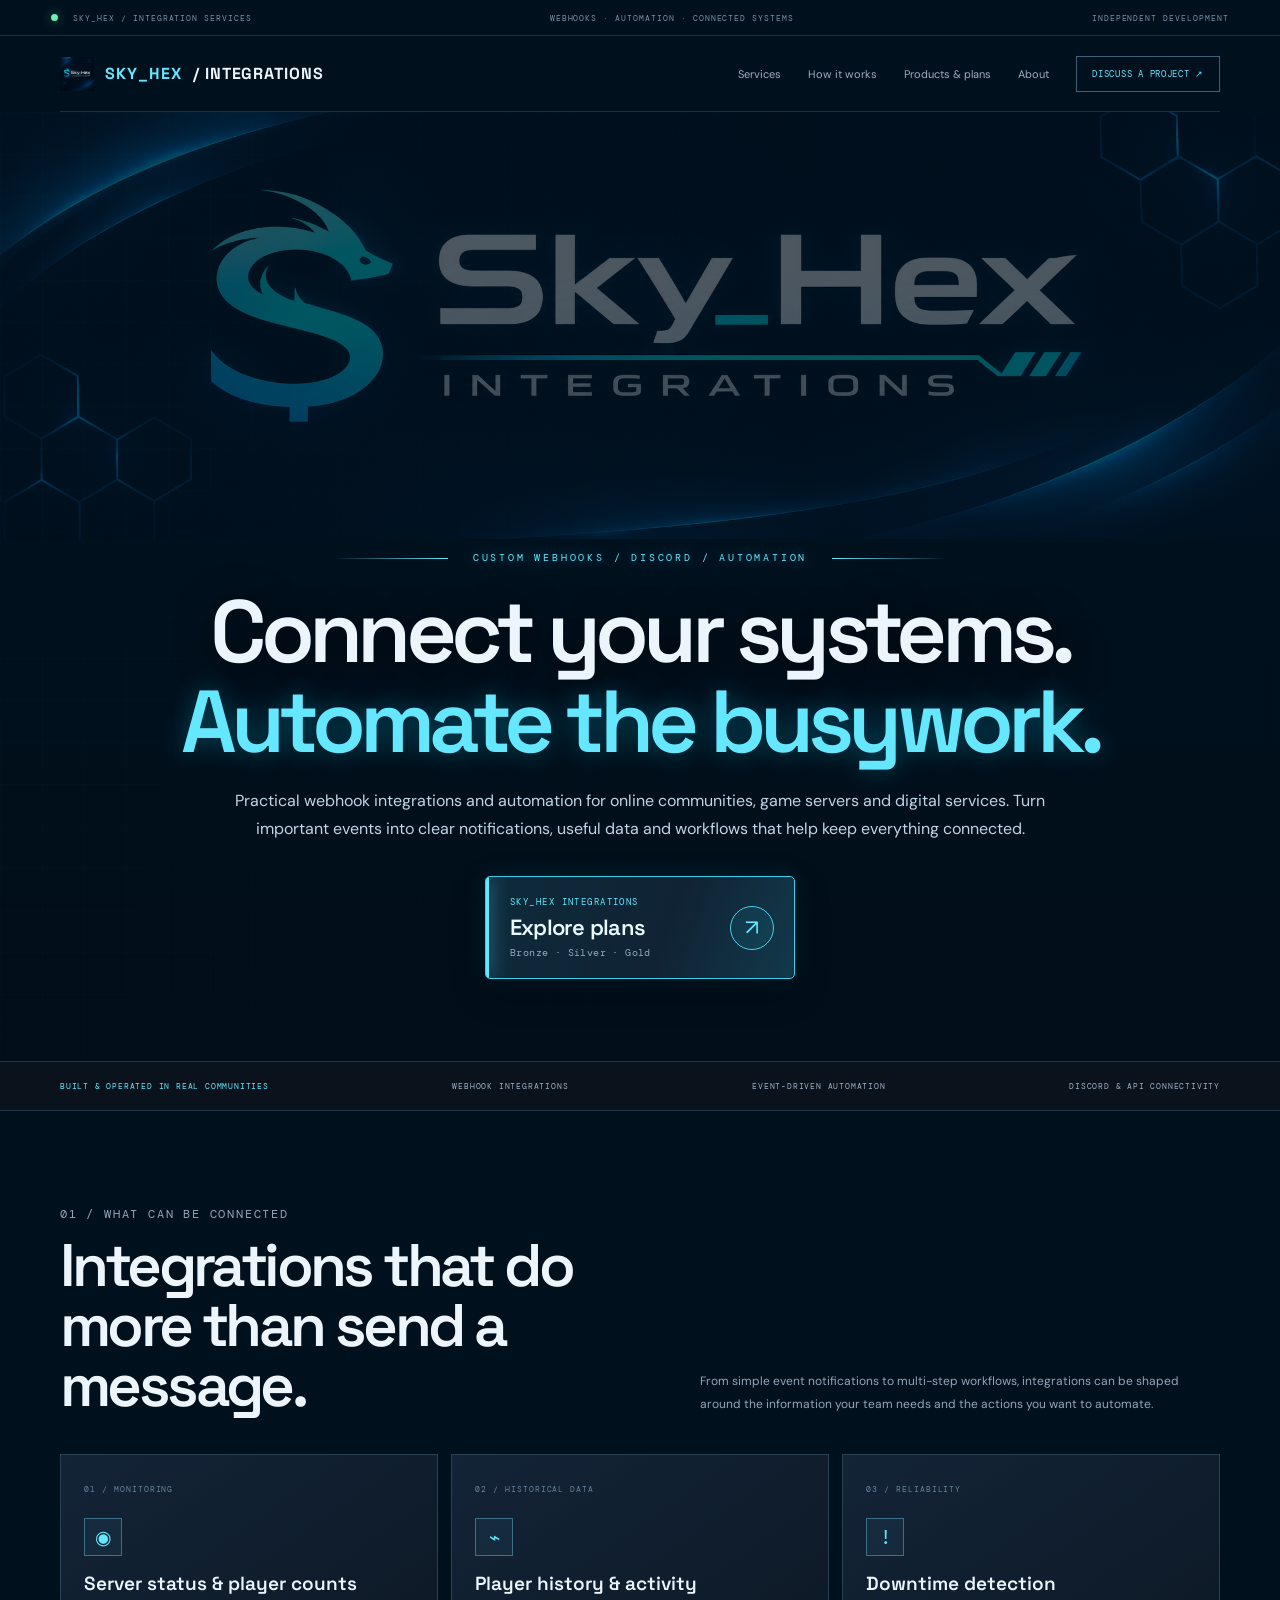
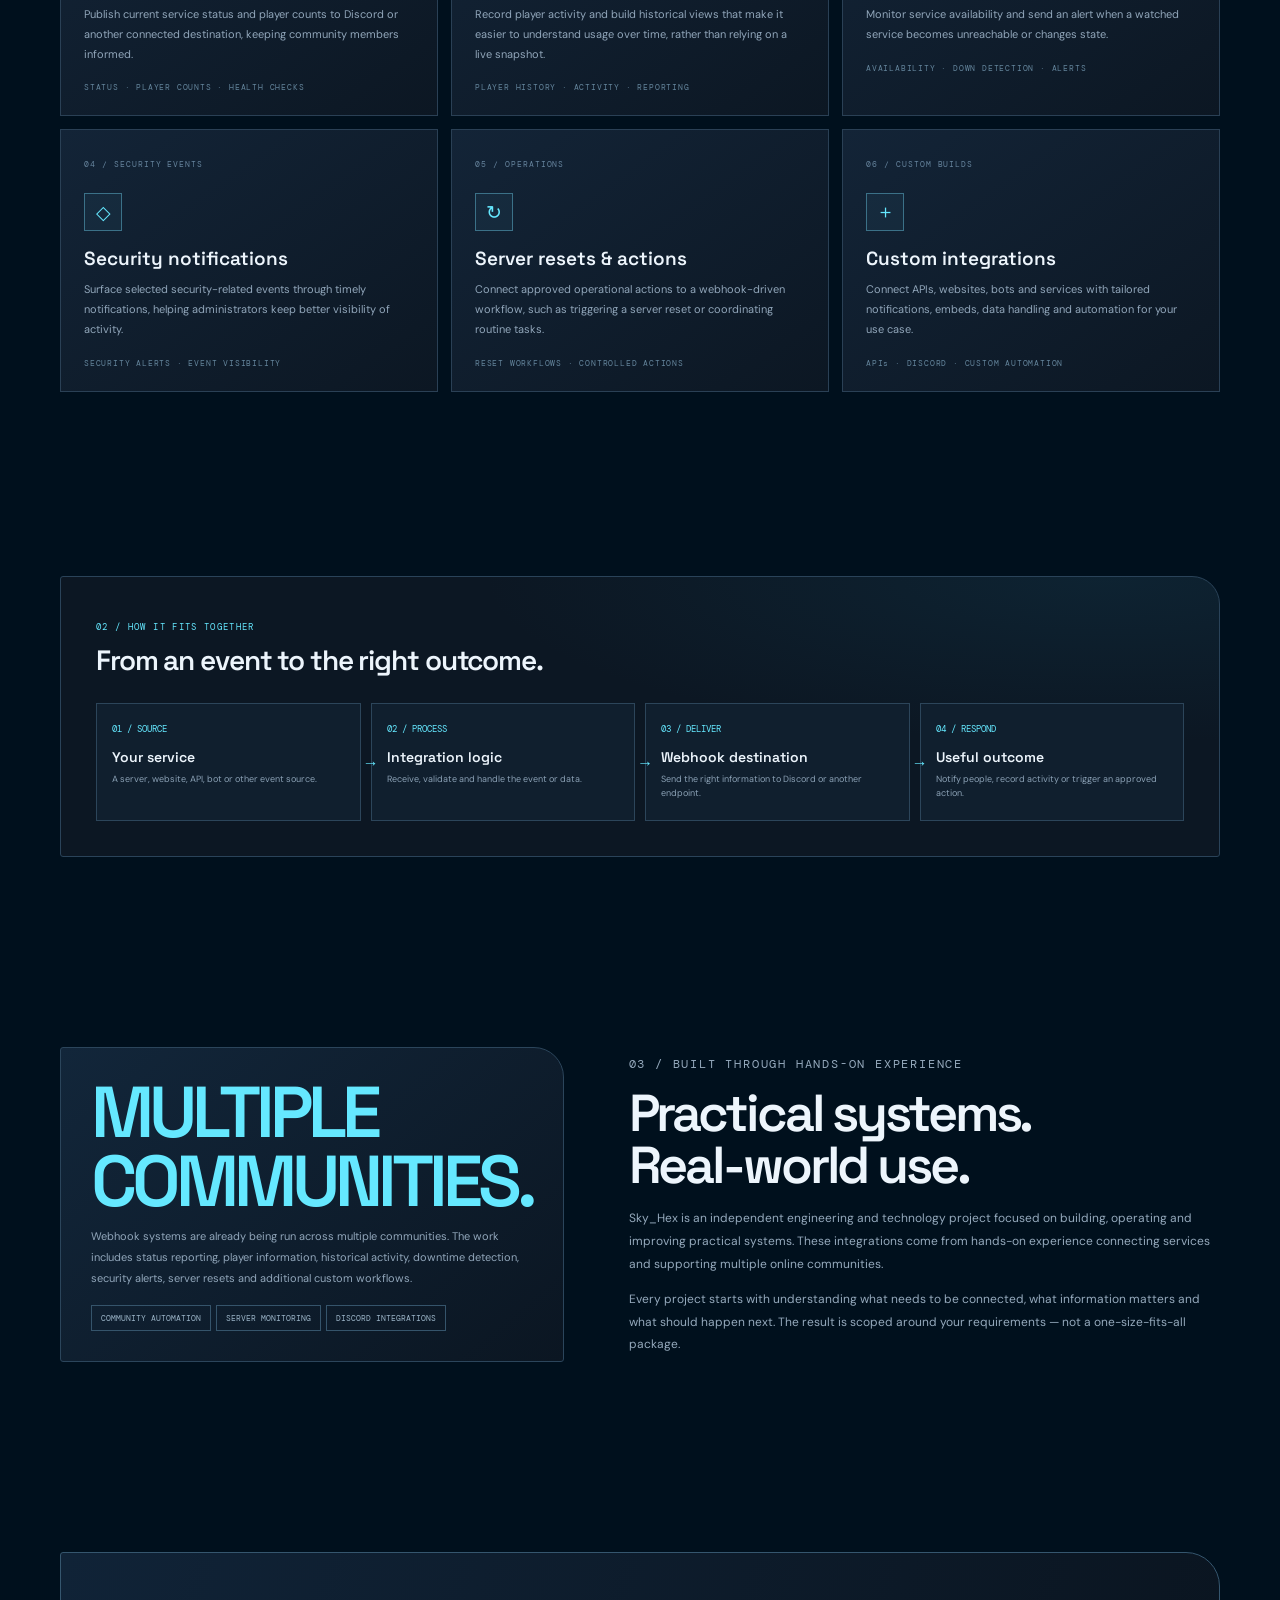
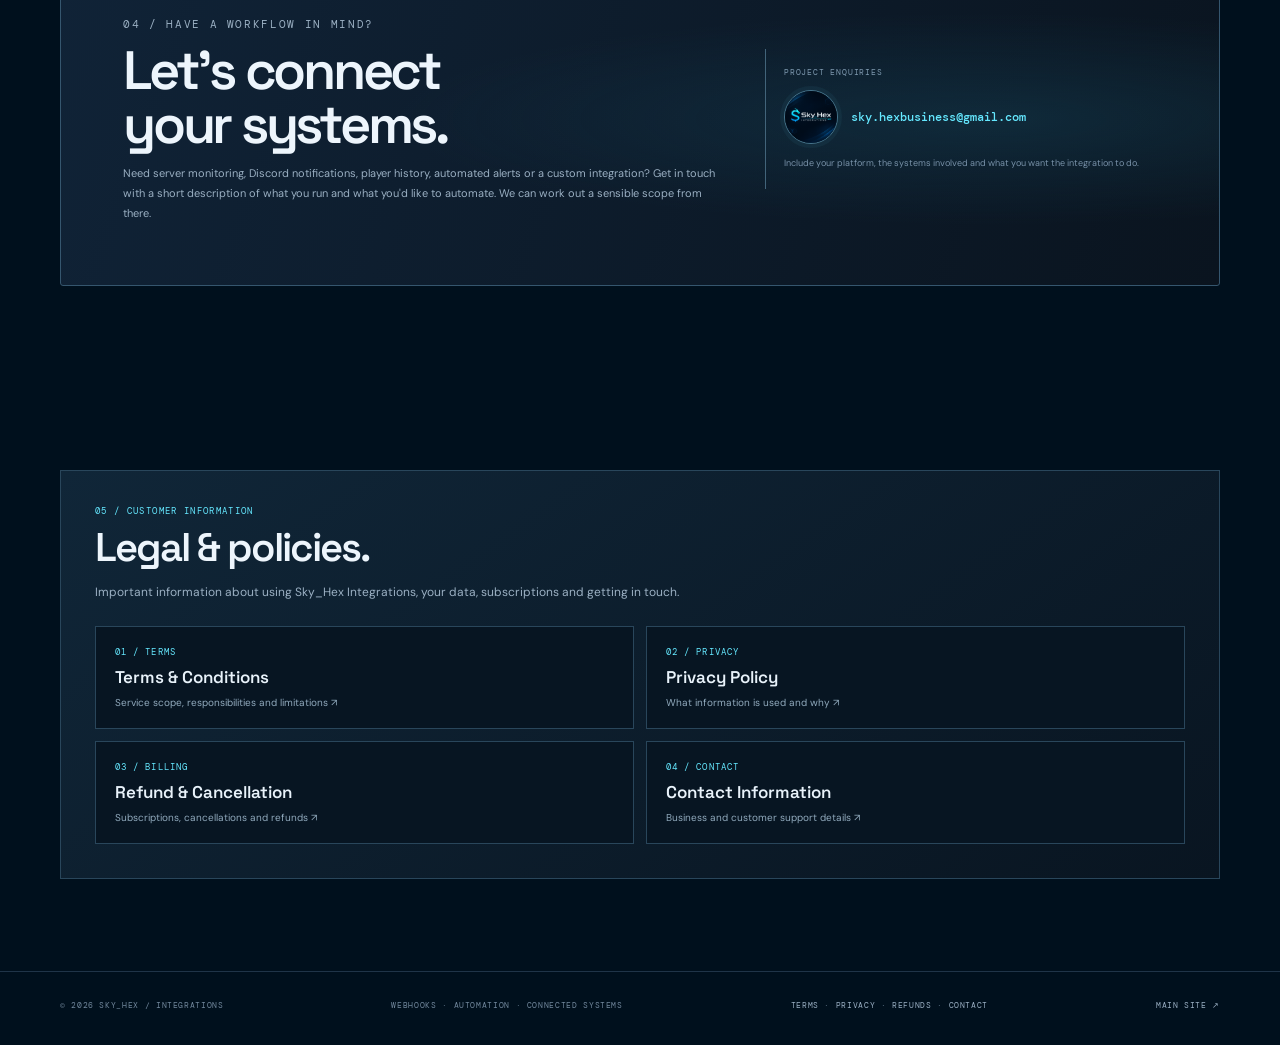
<file: integrations/index.html>
<!doctype html>
<html lang="en">
<head>
<meta charset="utf-8">
<meta name="viewport" content="width=device-width,initial-scale=1">
<meta name="theme-color" content="#070b12">
<meta name="description" content="Custom webhook integrations, Discord automation and server monitoring — status, player activity, downtime alerts, security notifications and operational workflows.">
<meta property="og:title" content="Sky_Hex Integrations — Connect. Automate. Observe.">
<meta property="og:description" content="Webhook integrations and automation for communities, game servers and online services.">
<meta property="og:type" content="website">
<meta property="og:image" content="https://sky-hex.co.uk/assets/Sky_Hex%20Integrations%20Logo.png">
<meta name="twitter:card" content="summary_large_image">
<meta name="twitter:image" content="https://sky-hex.co.uk/assets/Sky_Hex%20Integrations%20Logo.png">
<title>Sky_Hex Integrations — Connect. Automate. Observe.</title>
<link rel="icon" type="image/png" href="../assets/Sky_Hex%20Integrations%20Logo.png">
<link rel="apple-touch-icon" href="../assets/Sky_Hex%20Integrations%20Logo.png">
<link rel="preconnect" href="https://fonts.googleapis.com">
<link rel="preconnect" href="https://fonts.gstatic.com" crossorigin>
<link href="https://fonts.googleapis.com/css2?family=DM+Mono:wght@400;500&family=DM+Sans:wght@400;500;600;700;800&family=Space+Grotesk:wght@400;500;600;700&display=swap" rel="stylesheet">
<style>
:root{color-scheme:dark;--bg:#00101d;--panel:#0d1723;--panel2:#111f2d;--line:#263d51;--cyan:#65e8ff;--text:#edf5fc;--muted:#91a6ba;--mono:"DM Mono",monospace;--display:"Space Grotesk",sans-serif;--body:"DM Sans",sans-serif}
*{box-sizing:border-box}html{scroll-behavior:smooth}body{margin:0;background:#00101d;color:var(--text);font-family:var(--body);font-size:14px;overflow-x:hidden}a{color:inherit;text-decoration:none}.shell{width:min(1160px,calc(100% - 48px));margin:auto}.topline{height:36px;padding:0 4%;display:flex;align-items:center;justify-content:space-between;border-bottom:1px solid #1d3042;color:#7891a8;font:8px var(--mono);letter-spacing:.12em}.pulse{display:inline-block;width:7px;height:7px;margin-right:9px;border-radius:50%;background:#6af0b2;box-shadow:0 0 12px #6af0b277}.header{height:76px;display:flex;align-items:center;justify-content:space-between;border-bottom:1px solid #1d3042}.brand{display:flex;align-items:center;gap:11px;font:700 16px var(--display);letter-spacing:.06em}.brand img{width:34px;height:34px;object-fit:contain}.brand span{color:var(--cyan)}.nav{display:flex;align-items:center;gap:27px;color:#9bb0c3;font-size:11px}.nav a:hover,.text-link:hover{color:var(--cyan)}.nav .nav-cta{padding:11px 15px;border:1px solid #3a647b;color:var(--cyan);font:9px var(--mono);letter-spacing:.08em}
.hero{position:relative;padding:104px 0 85px;overflow:hidden;background:radial-gradient(ellipse at 20% 48%,#087b9b33,transparent 42%),radial-gradient(ellipse at 82% 24%,#12425a55,transparent 38%),linear-gradient(180deg,#0a121d,#070b12)}.hero:before{content:"";position:absolute;inset:0;opacity:.18;background-image:linear-gradient(#4b789022 1px,transparent 1px),linear-gradient(90deg,#4b789022 1px,transparent 1px);background-size:42px 42px;mask-image:linear-gradient(100deg,#000,transparent 88%)}.hero:after{content:"";position:absolute;left:-7%;top:50%;width:clamp(360px,43vw,620px);aspect-ratio:1;transform:translateY(-50%);background:url('../assets/Sky_Hex%20Integrations%20Logo.png') center/contain no-repeat;opacity:.19;filter:drop-shadow(0 0 32px #18c9ed66);mix-blend-mode:screen;pointer-events:none;mask-image:radial-gradient(ellipse,#000 38%,#0009 62%,transparent 78%)}.hero-grid{position:relative;z-index:1;display:grid;grid-template-columns:1.12fr .88fr;align-items:center;gap:65px}.hero-grid>div:first-child{position:relative;z-index:2}.hero-identity{display:none}.hero-identity{display:none}.eyebrow{color:var(--cyan);font:9px var(--mono);letter-spacing:.16em}.hero h1{max-width:700px;margin:20px 0;font:600 clamp(54px,7.2vw,90px)/.94 var(--display);letter-spacing:-.075em}.hero h1 span{color:var(--cyan)}.lead{max-width:620px;color:#a1b4c6;font-size:15px;line-height:1.85}.hero-actions{display:flex;align-items:center;gap:14px;flex-wrap:wrap;margin-top:30px}.button{display:inline-flex;align-items:center;justify-content:center;gap:18px;padding:14px 18px;background:var(--cyan);color:#061018;font:600 10px var(--mono);letter-spacing:.08em;border:1px solid var(--cyan);transition:.2s}.button:hover{background:transparent;color:var(--cyan)}.button.secondary{background:transparent;color:#d8e6f2;border-color:#3a5369}.button.secondary:hover{border-color:var(--cyan);color:var(--cyan)}.hero-note{margin-top:26px;color:#718ba2;font:8px var(--mono);letter-spacing:.12em}.visual{position:relative;min-height:350px;padding:24px;border:1px solid #31516a;border-radius:3px 35px 3px 3px;background:linear-gradient(145deg,#122437ee,#0a1420ee);box-shadow:0 30px 80px #0006}.visual-head{display:flex;justify-content:space-between;align-items:center;padding-bottom:18px;border-bottom:1px solid #294157;color:#8da5ba;font:8px var(--mono);letter-spacing:.1em}.visual-head b{color:var(--cyan);font-weight:400}.event{display:grid;grid-template-columns:28px 1fr auto;align-items:center;gap:12px;padding:17px 0;border-bottom:1px solid #203448}.event:last-of-type{border:0}.event-icon{width:27px;height:27px;display:grid;place-items:center;border:1px solid #3a7189;color:var(--cyan);font:13px var(--mono)}.event strong,.event small{display:block}.event strong{font:500 12px var(--display)}.event small{margin-top:4px;color:#7d94a9;font:8px var(--mono)}.event em{color:#6fe5b2;font:8px var(--mono);font-style:normal}.visual-foot{margin-top:15px;padding:12px;background:#65e8ff0b;border:1px solid #24465a;color:#85a3b8;font:8px var(--mono);text-align:center;letter-spacing:.1em}
.trust-strip{border-block:1px solid #1f3448;background:#0a121c}.trust-inner{display:flex;justify-content:space-between;gap:20px;flex-wrap:wrap;padding:19px 0;color:#9bb0c3;font:8px var(--mono);letter-spacing:.1em}.trust-inner span:first-child{color:var(--cyan)}
.section{padding:92px 0}.section-kicker{color:var(--cyan);font:9px var(--mono);letter-spacing:.15em}.section-heading{display:flex;justify-content:space-between;align-items:end;gap:35px;margin-bottom:38px}.section-heading h2{margin:10px 0 0;font:600 clamp(37px,5vw,60px)/1 var(--display);letter-spacing:-.06em}.section-heading p{max-width:520px;margin:0;color:var(--muted);font-size:12px;line-height:1.9}.service-grid{display:grid;grid-template-columns:repeat(3,1fr);gap:13px}.service{position:relative;min-height:230px;padding:23px;background:linear-gradient(145deg,#132437,#0c1723);border:1px solid #2a4055;transition:.2s}.service:hover{transform:translateY(-3px);border-color:#5790a8}.service .num{color:#66849d;font:8px var(--mono);letter-spacing:.12em}.service .symbol{display:grid;place-items:center;width:38px;height:38px;margin:22px 0 15px;border:1px solid #3b7188;background:#65e8ff0c;color:var(--cyan);font:19px var(--mono)}.service h3{margin:0 0 9px;font:600 19px var(--display)}.service p{margin:0;color:#91a6ba;font-size:11px;line-height:1.8}.service small{display:block;margin-top:18px;color:#64859c;font:8px var(--mono);letter-spacing:.1em}
.workflow{padding:35px;background:radial-gradient(ellipse at 90% 0%,#12445b44,transparent 42%),#0c1723;border:1px solid #2a4359;border-radius:3px 28px 3px 3px}.workflow h3{margin:8px 0 25px;font:600 28px var(--display);letter-spacing:-.04em}.flow{display:grid;grid-template-columns:repeat(4,1fr);gap:10px}.flow-step{position:relative;padding:19px 15px;border:1px solid #2c455a;background:#101f2e}.flow-step:not(:last-child):after{content:"→";position:absolute;right:-11px;top:50%;z-index:2;color:var(--cyan);font:16px var(--mono);transform:translate(50%,-50%)}.flow-step b{display:block;color:var(--cyan);font:9px var(--mono)}.flow-step strong{display:block;margin-top:13px;font:600 14px var(--display)}.flow-step small{display:block;margin-top:6px;color:#8ba1b5;font-size:9px;line-height:1.6}
.communities{display:grid;grid-template-columns:.9fr 1.1fr;gap:65px;align-items:center}.community-panel{padding:30px;border:1px solid #2b455b;background:linear-gradient(140deg,#12263a,#0b1622);border-radius:3px 30px 3px 3px}.community-panel .big{color:var(--cyan);font:600 clamp(45px,6vw,72px)/.95 var(--display);letter-spacing:-.07em}.community-panel p{color:#91a6ba;font-size:11px;line-height:1.9}.community-panel .tag{display:inline-block;margin:5px 5px 0 0;padding:7px 9px;border:1px solid #35546b;color:#9bb4c7;font:8px var(--mono)}.community-copy h2{margin:10px 0 16px;font:600 clamp(34px,4.5vw,52px)/1 var(--display);letter-spacing:-.06em}.community-copy p{color:#94a9bc;font-size:12px;line-height:1.9}
.cta{position:relative;padding:62px;background:radial-gradient(ellipse at 80% 50%,#16465b66,transparent 45%),linear-gradient(110deg,#102337,#0a141f);border:1px solid #35566e;border-radius:3px 34px 3px 3px;display:flex;justify-content:space-between;align-items:center;gap:30px}.cta h2{margin:9px 0 12px;font:600 clamp(35px,4.5vw,54px)/1 var(--display);letter-spacing:-.06em}.cta p{max-width:600px;margin:0;color:#9aafc2;font-size:11px;line-height:1.8}.contact{min-width:280px;padding:18px;border-left:1px solid #42647a}.contact small{display:block;color:#7f9ab0;font:8px var(--mono);letter-spacing:.1em}.contact-profile{display:flex;align-items:center;gap:13px;margin-top:13px}.contact-profile img{flex:0 0 54px;width:54px;height:54px;object-fit:cover;border:1px solid #47758c;border-radius:50%;background:#0b1723;box-shadow:0 0 0 4px #65e8ff0c}.contact-profile strong{display:block;margin:0;color:var(--cyan);font:500 12px var(--mono);overflow-wrap:anywhere}.contact span{display:block;margin-top:12px;color:#7891a8;font-size:9px;line-height:1.7}
.footer{padding:28px 0 35px;border-top:1px solid #1f3448}.footer-inner{display:flex;justify-content:space-between;gap:20px;flex-wrap:wrap;color:#71889d;font:8px var(--mono);letter-spacing:.08em}.footer a{color:#9ab0c4}.footer a:hover{color:var(--cyan)}
@media(max-width:850px){.hero:after{left:-18%;width:clamp(320px,65vw,500px);opacity:.13}.hero-grid,.communities{grid-template-columns:1fr;gap:38px}.visual{max-width:600px}.service-grid{grid-template-columns:repeat(2,1fr)}.section-heading{align-items:flex-start;flex-direction:column}.cta{align-items:flex-start;flex-direction:column}.contact{width:100%;border-left:0;border-top:1px solid #42647a;padding:18px 0 0}}
@media(max-width:560px){.hero:after{left:-32%;top:28%;width:390px;opacity:.10}.shell{width:min(100% - 32px,1160px)}.topline{padding:0 16px}.topline span:nth-child(2){display:none}.header{height:65px}.nav{gap:12px}.nav a:not(.nav-cta){display:none}.nav .nav-cta{padding:9px 10px;font-size:8px}.hero{padding:75px 0 55px}.hero h1{font-size:clamp(49px,14vw,70px)}.lead{font-size:13px}.visual{min-height:0;padding:17px}.section{padding:68px 0}.service-grid{grid-template-columns:1fr}.service{min-height:0}.flow{grid-template-columns:1fr 1fr}.flow-step:not(:last-child):after{display:none}.workflow{padding:22px}.cta{padding:25px}.trust-inner{justify-content:flex-start;gap:12px 20px}}
@media(prefers-reduced-motion:reduce){html{scroll-behavior:auto}*,*:before,*:after{transition:none!important}}

/* Wide Sky_Hex Integrations banner as the hero background */
.hero{
  padding:0 0 82px;
  background-color:#00101d;
  background-image:
    linear-gradient(rgba(0,16,29,.7),rgba(0,16,29,.7)),
    linear-gradient(180deg,transparent 0%,#070b1200 55%,#070b12 100%),
    url('../assets/Neon%20Sky_Hex%20Integrations%20Banner.png');
  background-position:center top;
  background-size:100% auto;
  background-repeat:no-repeat;
}
.hero:after{display:none}
.hero-grid{
  display:block;
  max-width:1120px;
  padding-top:clamp(300px,34vw,455px);
  text-align:center;
}
.hero-grid>div:first-child{width:100%}
.hero .eyebrow{
  position:relative;
  display:inline-block;
  margin:0 auto;
  padding:0 25px;
  font-size:10px;
  letter-spacing:.28em;
  text-shadow:0 0 15px #16d8f5aa;
}
.hero .eyebrow:before,.hero .eyebrow:after{
  content:"";
  position:absolute;
  top:50%;
  width:clamp(35px,9vw,115px);
  height:1px;
  background:linear-gradient(90deg,transparent,var(--cyan));
}
.hero .eyebrow:before{right:100%}
.hero .eyebrow:after{left:100%;transform:rotate(180deg)}
.hero h1{
  max-width:1100px;
  margin:22px auto 20px;
  font-size:clamp(48px,7.2vw,88px);
  line-height:1.02;
  letter-spacing:-.065em;
  text-shadow:0 5px 35px #0008;
}
.hero h1 span{color:var(--cyan);text-shadow:0 0 25px #00cce955}
.hero .lead{max-width:850px;margin:0 auto;color:#c0d5e5;font-size:16px;line-height:1.8}
.hero .hero-actions,.hero .hero-note{display:none}
.hero-plans-button{position:relative;display:inline-flex;align-items:center;justify-content:space-between;gap:46px;margin-top:32px;min-width:310px;padding:19px 20px 19px 24px;overflow:hidden;border:1px solid #39cde8;border-radius:5px;background:linear-gradient(110deg,#0d2b3b 0%,#102334 58%,#12394a 100%);color:#eafaff;text-align:left;box-shadow:0 12px 34px #0005,0 0 26px #18c9ed1c;transition:transform .22s,border-color .22s,box-shadow .22s}.hero-plans-button:before{content:"";position:absolute;inset:0 auto 0 0;width:3px;background:var(--cyan);box-shadow:0 0 18px var(--cyan)}.plans-button-copy{display:grid;gap:5px}.plans-button-copy small{color:var(--cyan);font:9px var(--mono);letter-spacing:.16em}.plans-button-copy strong{font:600 22px var(--display);letter-spacing:-.035em}.plans-button-copy em{color:#91aabd;font:10px var(--mono);font-style:normal;letter-spacing:.04em}.plans-button-arrow{display:grid;place-items:center;width:44px;height:44px;flex:0 0 44px;border:1px solid #48cde5;border-radius:50%;background:#18c9ed14;color:var(--cyan);font-size:22px;transition:transform .22s,background .22s,color .22s}.hero-plans-button:hover{transform:translateY(-4px);border-color:#a2f3ff;box-shadow:0 17px 42px #0007,0 0 34px #18c9ed38}.hero-plans-button:hover .plans-button-arrow{transform:translate(3px,-3px);background:var(--cyan);color:#061018}@media(max-width:560px){.hero-plans-button{width:min(100%,340px);min-width:0;gap:18px;padding:17px 16px}.plans-button-copy strong{font-size:20px}}
.hero .visual{display:none}
@media(max-width:850px){
  .hero{padding:0 0 70px;background-size:100% auto}
  .hero-grid{padding-top:clamp(235px,34vw,310px)}
}
@media(max-width:560px){
  .hero{padding:0 0 58px;background-size:100% auto}
  .hero-grid{padding-top:clamp(155px,43vw,215px)}
  .hero h1{font-size:clamp(43px,12vw,62px);line-height:1.04}
  .hero .lead{font-size:13px}
  .hero .eyebrow{font-size:8px;letter-spacing:.18em;padding:0 12px}
}

.legal-panel{padding:34px;border:1px solid #29465b;background:linear-gradient(145deg,#102638,#091521)}.legal-panel h2{margin:9px 0;font:600 clamp(28px,4vw,40px)/1.1 var(--display);letter-spacing:-.05em}.legal-panel>p{max-width:650px;color:#9bb0c3;font-size:12px;line-height:1.8}.legal-grid{display:grid;grid-template-columns:repeat(2,minmax(0,1fr));gap:12px;margin-top:22px}.legal-card{display:flex;flex-direction:column;gap:8px;padding:19px;border:1px solid #29465b;background:#071522;transition:border-color .2s,transform .2s}.legal-card:hover{border-color:var(--cyan);transform:translateY(-2px);text-decoration:none}.legal-card span{color:var(--cyan);font:9px var(--mono);letter-spacing:.12em}.legal-card strong{color:#e8f2fa;font:600 17px var(--display)}.legal-card small{color:#91aabd;font-size:10px}@media(max-width:560px){.legal-panel{padding:22px}.legal-grid{grid-template-columns:1fr}}
</style>
</head>
<body>
<div class="topline"><span><i class="pulse"></i> SKY_HEX / INTEGRATION SERVICES</span><span>WEBHOOKS · AUTOMATION · CONNECTED SYSTEMS</span><span>INDEPENDENT DEVELOPMENT</span></div>
<header class="header shell"><a class="brand" href="#top"><img src="../assets/Sky_Hex%20Integrations%20Logo.png" alt="Sky_Hex Integrations"><span>SKY_HEX</span> / INTEGRATIONS</a><nav class="nav" aria-label="Main navigation"><a href="#services">Services</a><a href="#workflow">How it works</a><a href="products.html">Products &amp; plans</a><a href="#about">About</a><a class="nav-cta" href="#contact">DISCUSS A PROJECT ↗</a></nav></header>
<main id="top">
<section class="hero"><div class="shell hero-grid"><div><div class="hero-identity"><img src="../assets/Sky_Hex%20Integrations%20Logo.png" alt="Sky_Hex Integrations"></div><p class="eyebrow">CUSTOM WEBHOOKS / DISCORD / AUTOMATION</p><h1>Connect your systems.<br><span>Automate the busywork.</span></h1><p class="lead">Practical webhook integrations and automation for online communities, game servers and digital services. Turn important events into clear notifications, useful data and workflows that help keep everything connected.</p>
<a class="hero-plans-button" href="products.html"><span class="plans-button-copy"><small>SKY_HEX INTEGRATIONS</small><strong>Explore plans</strong><em>Bronze · Silver · Gold</em></span><span class="plans-button-arrow" aria-hidden="true">↗</span></a><div class="hero-actions"><a class="button" href="#contact">DISCUSS AN INTEGRATION <b>↗</b></a><a class="button secondary" href="#services">EXPLORE CAPABILITIES <b>↓</b></a><a class="button" href="products.html">SEE PLANS <b>↗</b></a></div><p class="hero-note">DESIGNED AROUND YOUR WORKFLOW · BUILT TO BE USEFUL · DEVELOPED INDEPENDENTLY</p></div>
<div class="visual" aria-label="Illustration of webhook events flowing into notifications"><div class="visual-head"><span>EVENT PIPELINE / LIVE CONCEPT</span><b>● CONNECTED</b></div><div class="event"><span class="event-icon">◉</span><span><strong>Server status update</strong><small>STATUS / PLAYER COUNTS</small></span><em>DELIVERED</em></div><div class="event"><span class="event-icon">⌁</span><span><strong>Player activity recorded</strong><small>HISTORY / COMMUNITY DATA</small></span><em>RECORDED</em></div><div class="event"><span class="event-icon">!</span><span><strong>Service unavailable</strong><small>DOWN DETECTION / ALERT</small></span><em>ALERTED</em></div><div class="event"><span class="event-icon">◇</span><span><strong>Security event detected</strong><small>SECURITY / NOTIFICATION</small></span><em>REPORTED</em></div><div class="visual-foot">EVENT → LOGIC → WEBHOOK → DISCORD / ACTION</div></div></div></section>
<div class="trust-strip"><div class="shell trust-inner"><span>BUILT &amp; OPERATED IN REAL COMMUNITIES</span><span>WEBHOOK INTEGRATIONS</span><span>EVENT-DRIVEN AUTOMATION</span><span>DISCORD &amp; API CONNECTIVITY</span></div></div>
<section class="section shell" id="services"><div class="section-heading"><div><p class="section-kicker">01 / WHAT CAN BE CONNECTED</p><h2>Integrations that do<br>more than send a message.</h2></div><p>From simple event notifications to multi-step workflows, integrations can be shaped around the information your team needs and the actions you want to automate.</p></div>
<div class="service-grid">
<article class="service"><span class="num">01 / MONITORING</span><div class="symbol">◉</div><h3>Server status &amp; player counts</h3><p>Publish current service status and player counts to Discord or another connected destination, keeping community members informed.</p><small>STATUS · PLAYER COUNTS · HEALTH CHECKS</small></article>
<article class="service"><span class="num">02 / HISTORICAL DATA</span><div class="symbol">⌁</div><h3>Player history &amp; activity</h3><p>Record player activity and build historical views that make it easier to understand usage over time, rather than relying on a live snapshot.</p><small>PLAYER HISTORY · ACTIVITY · REPORTING</small></article>
<article class="service"><span class="num">03 / RELIABILITY</span><div class="symbol">!</div><h3>Downtime detection</h3><p>Monitor service availability and send an alert when a watched service becomes unreachable or changes state.</p><small>AVAILABILITY · DOWN DETECTION · ALERTS</small></article>
<article class="service"><span class="num">04 / SECURITY EVENTS</span><div class="symbol">◇</div><h3>Security notifications</h3><p>Surface selected security-related events through timely notifications, helping administrators keep better visibility of activity.</p><small>SECURITY ALERTS · EVENT VISIBILITY</small></article>
<article class="service"><span class="num">05 / OPERATIONS</span><div class="symbol">↻</div><h3>Server resets &amp; actions</h3><p>Connect approved operational actions to a webhook-driven workflow, such as triggering a server reset or coordinating routine tasks.</p><small>RESET WORKFLOWS · CONTROLLED ACTIONS</small></article>
<article class="service"><span class="num">06 / CUSTOM BUILDS</span><div class="symbol">＋</div><h3>Custom integrations</h3><p>Connect APIs, websites, bots and services with tailored notifications, embeds, data handling and automation for your use case.</p><small>APIs · DISCORD · CUSTOM AUTOMATION</small></article>
</div></section>
<section class="section shell" id="workflow"><div class="workflow"><p class="section-kicker">02 / HOW IT FITS TOGETHER</p><h3>From an event to the right outcome.</h3><div class="flow"><div class="flow-step"><b>01 / SOURCE</b><strong>Your service</strong><small>A server, website, API, bot or other event source.</small></div><div class="flow-step"><b>02 / PROCESS</b><strong>Integration logic</strong><small>Receive, validate and handle the event or data.</small></div><div class="flow-step"><b>03 / DELIVER</b><strong>Webhook destination</strong><small>Send the right information to Discord or another endpoint.</small></div><div class="flow-step"><b>04 / RESPOND</b><strong>Useful outcome</strong><small>Notify people, record activity or trigger an approved action.</small></div></div></div></section>
<section class="section shell" id="about"><div class="communities"><div class="community-panel"><div class="big">MULTIPLE<br>COMMUNITIES.</div><p>Webhook systems are already being run across multiple communities. The work includes status reporting, player information, historical activity, downtime detection, security alerts, server resets and additional custom workflows.</p><span class="tag">COMMUNITY AUTOMATION</span><span class="tag">SERVER MONITORING</span><span class="tag">DISCORD INTEGRATIONS</span></div><div class="community-copy"><p class="section-kicker">03 / BUILT THROUGH HANDS-ON EXPERIENCE</p><h2>Practical systems.<br>Real-world use.</h2><p>Sky_Hex is an independent engineering and technology project focused on building, operating and improving practical systems. These integrations come from hands-on experience connecting services and supporting multiple online communities.</p><p>Every project starts with understanding what needs to be connected, what information matters and what should happen next. The result is scoped around your requirements — not a one-size-fits-all package.</p></div></div></section>
<section class="section shell" id="contact"><div class="cta"><div><p class="section-kicker">04 / HAVE A WORKFLOW IN MIND?</p><h2>Let's connect<br>your systems.</h2><p>Need server monitoring, Discord notifications, player history, automated alerts or a custom integration? Get in touch with a short description of what you run and what you'd like to automate. We can work out a sensible scope from there.</p></div><div class="contact"><small>PROJECT ENQUIRIES</small><div class="contact-profile"><img src="../assets/Sky_Hex%20Integrations%20Logo.png" alt="Sky_Hex Integrations profile logo"><strong>sky.hexbusiness@gmail.com</strong></div><span>Include your platform, the systems involved and what you want the integration to do.</span></div></div></section>
</main>
<section class="section shell" id="legal"><div class="legal-panel"><div class="section-kicker">05 / CUSTOMER INFORMATION</div><h2>Legal &amp; policies.</h2><p>Important information about using Sky_Hex Integrations, your data, subscriptions and getting in touch.</p><div class="legal-grid"><a class="legal-card" href="legal/terms.html"><span>01 / TERMS</span><strong>Terms &amp; Conditions</strong><small>Service scope, responsibilities and limitations ↗</small></a><a class="legal-card" href="legal/privacy.html"><span>02 / PRIVACY</span><strong>Privacy Policy</strong><small>What information is used and why ↗</small></a><a class="legal-card" href="legal/refunds.html"><span>03 / BILLING</span><strong>Refund &amp; Cancellation</strong><small>Subscriptions, cancellations and refunds ↗</small></a><a class="legal-card" href="legal/contact.html"><span>04 / CONTACT</span><strong>Contact Information</strong><small>Business and customer support details ↗</small></a></div></div></section>
<footer class="footer"><div class="shell footer-inner"><span>© 2026 SKY_HEX / INTEGRATIONS</span><span>WEBHOOKS · AUTOMATION · CONNECTED SYSTEMS</span><span class="legal-footer-links"><a href="legal/terms.html">TERMS</a> · <a href="legal/privacy.html">PRIVACY</a> · <a href="legal/refunds.html">REFUNDS</a> · <a href="legal/contact.html">CONTACT</a></span><a href="https://82.165.54.22/">MAIN SITE ↗</a></div></footer>
</body>
</html>
</file>
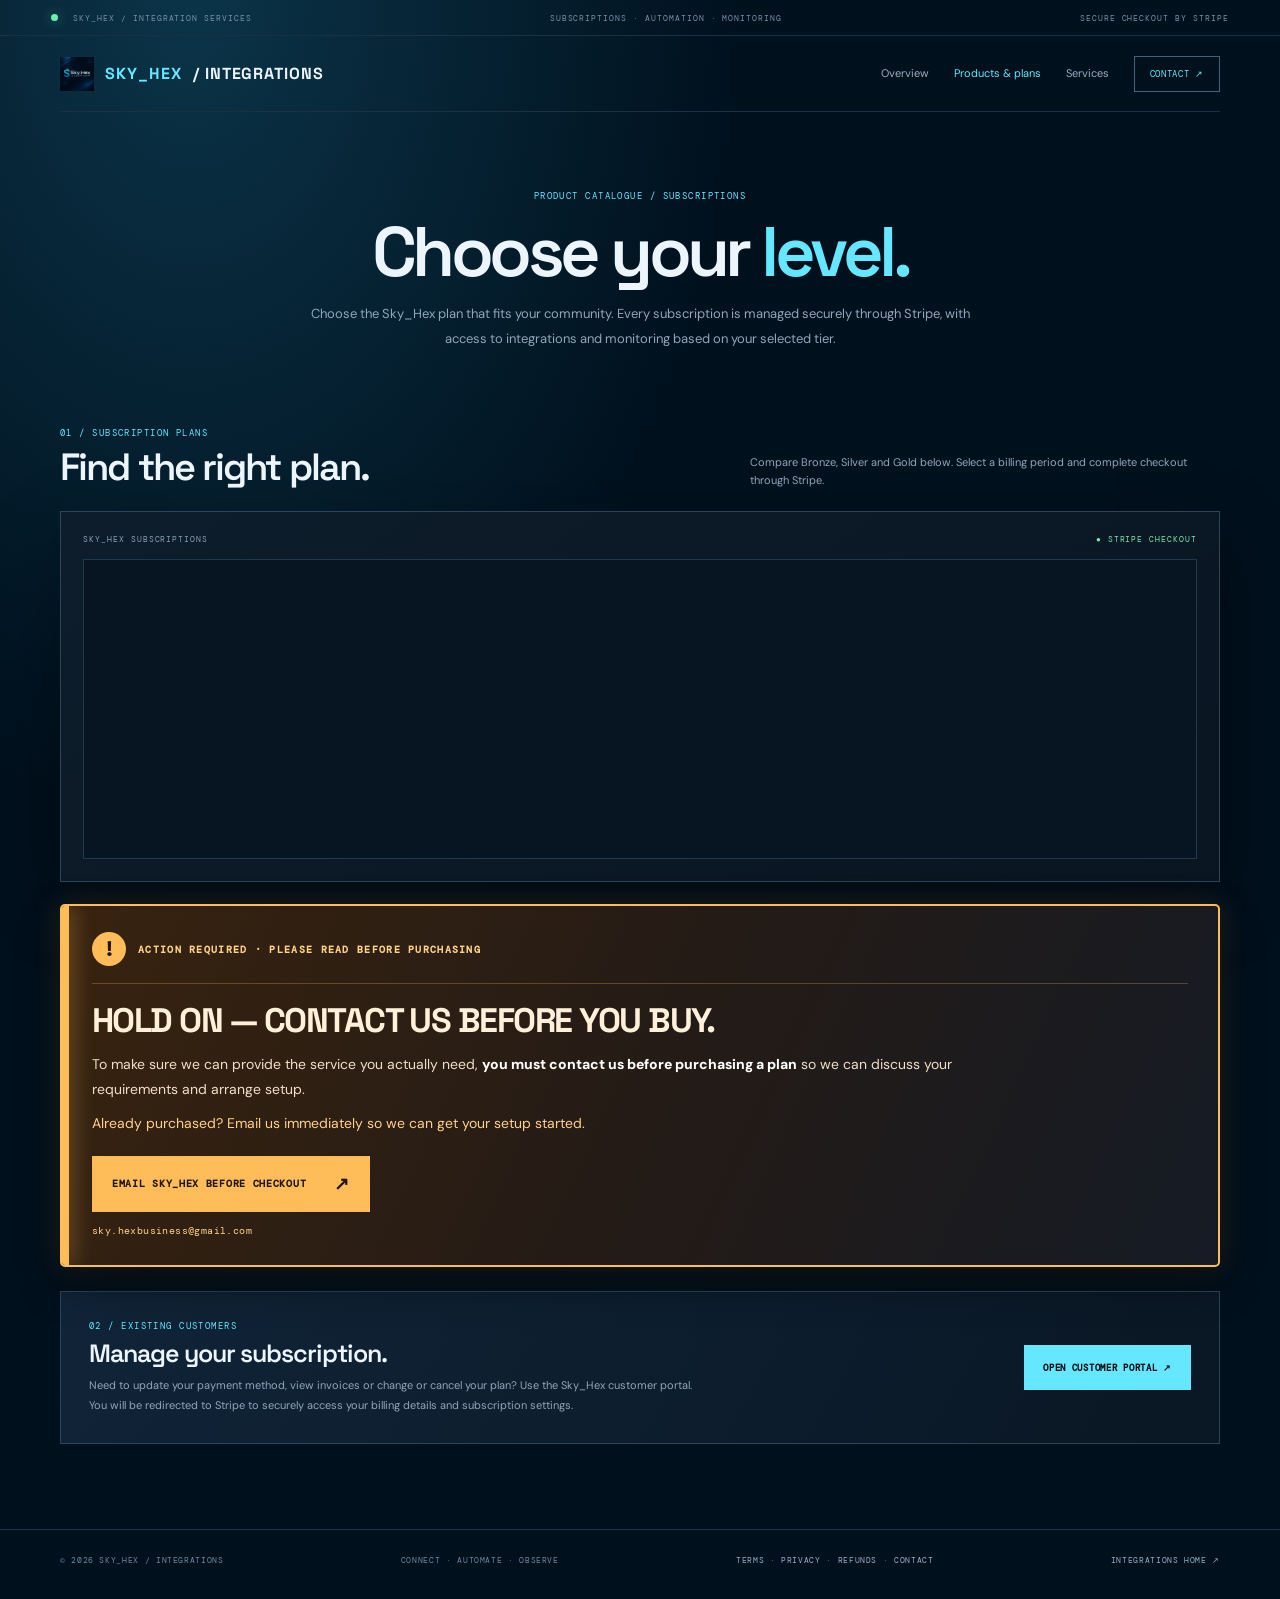
<file: integrations/products.html>
<!doctype html>
<html lang="en">
<head>
<meta charset="utf-8">
<meta name="viewport" content="width=device-width,initial-scale=1">
<meta name="theme-color" content="#00101d">
<meta name="description" content="Choose a Sky_Hex Integrations subscription. Compare Bronze, Silver and Gold plans and manage your account.">
<meta property="og:title" content="Products & Plans — Sky_Hex Integrations">
<meta property="og:description" content="Choose the Sky_Hex plan that fits your community and server operations.">
<title>Products & Plans — Sky_Hex Integrations</title>
<link rel="icon" type="image/png" href="../assets/Sky_Hex%20Integrations%20Logo.png">
<link rel="preconnect" href="https://fonts.googleapis.com">
<link rel="preconnect" href="https://fonts.gstatic.com" crossorigin>
<link href="https://fonts.googleapis.com/css2?family=DM+Mono:wght@400;500&family=DM+Sans:wght@400;500;600;700;800&family=Space+Grotesk:wght@400;500;600;700&display=swap" rel="stylesheet">
<style>
:root{color-scheme:dark;--bg:#00101d;--panel:#0d1723;--panel2:#111f2d;--line:#263d51;--cyan:#65e8ff;--text:#edf5fc;--muted:#91a6ba;--mono:"DM Mono",monospace;--display:"Space Grotesk",sans-serif;--body:"DM Sans",sans-serif}
*{box-sizing:border-box}html{scroll-behavior:smooth}body{margin:0;background:radial-gradient(ellipse at 15% 0%,#0b3448 0,transparent 36%),var(--bg);color:var(--text);font-family:var(--body);font-size:14px;line-height:1.65}.shell{width:min(1160px,calc(100% - 48px));margin:auto}a{color:inherit;text-decoration:none}.topline{height:36px;padding:0 4%;display:flex;align-items:center;justify-content:space-between;border-bottom:1px solid #1d3042;color:#7891a8;font:8px var(--mono);letter-spacing:.12em}.pulse{display:inline-block;width:7px;height:7px;margin-right:9px;border-radius:50%;background:#6af0b2;box-shadow:0 0 12px #6af0b277}.header{height:76px;display:flex;align-items:center;justify-content:space-between;border-bottom:1px solid #1d3042}.brand{display:flex;align-items:center;gap:11px;font:700 16px var(--display);letter-spacing:.06em}.brand img{width:34px;height:34px;object-fit:contain}.brand span{color:var(--cyan)}.nav{display:flex;align-items:center;gap:25px;color:#9bb0c3;font-size:11px}.nav a:hover,.nav a.active{color:var(--cyan)}.nav .nav-cta{padding:11px 15px;border:1px solid #3a647b;color:var(--cyan);font:9px var(--mono);letter-spacing:.08em}.hero{padding:78px 0 46px;text-align:center}.eyebrow,.kicker{color:var(--cyan);font:9px var(--mono);letter-spacing:.16em}.hero h1{margin:15px 0;font:600 clamp(42px,6vw,70px)/1 var(--display);letter-spacing:-.065em}.hero h1 span{color:var(--cyan)}.hero p{max-width:690px;margin:0 auto;color:var(--muted);font-size:13px;line-height:1.9}.section{padding:30px 0 85px}.section-heading{display:flex;justify-content:space-between;align-items:end;gap:25px;margin-bottom:22px}.section-heading h2{margin:8px 0 0;font:600 clamp(27px,4vw,38px)/1.1 var(--display);letter-spacing:-.05em}.section-heading p{max-width:470px;margin:0;color:var(--muted);font-size:11px}.pricing-shell{padding:22px;border:1px solid #29465b;background:linear-gradient(145deg,#0e1d2b,#091521);box-shadow:0 25px 70px #0005}.pricing-label{display:flex;justify-content:space-between;align-items:center;gap:15px;margin-bottom:15px;color:#88a2b7;font:8px var(--mono);letter-spacing:.12em}.live-dot{color:#79e8b5}.stripe-wrap{min-height:300px;background:#071421;border:1px solid #20394d;padding:12px}.setup-note{position:relative;display:block;margin-top:22px;padding:26px 30px 28px;overflow:hidden;border:2px solid #ffbd59;border-radius:5px;background:linear-gradient(115deg,#38230f 0%,#241b16 52%,#151b25 100%);box-shadow:0 16px 42px #0007,0 0 30px #ffad3326}.setup-note:before{content:"";position:absolute;inset:0 auto 0 0;width:7px;background:#ffbd59;box-shadow:0 0 22px #ffbd59aa}.setup-note-top{display:flex;align-items:center;gap:12px;padding-bottom:17px;border-bottom:1px solid #ffbd5944}.setup-note-mark{display:grid;place-items:center;width:34px;height:34px;flex:0 0 34px;border-radius:50%;background:#ffbd59;color:#20160a;font:700 20px var(--mono)}.setup-note-label{color:#ffd18b;font:700 10px var(--mono);letter-spacing:.13em}.setup-note-content{padding-top:18px}.setup-note h2{margin:0 0 12px;color:#fff1d9;font:700 clamp(23px,3.5vw,34px)/1.12 var(--display);letter-spacing:-.045em}.setup-note p{max-width:900px;margin:0;color:#f0dfc8;font-size:14px;line-height:1.8}.setup-note p strong{color:#fff;font-weight:800}.setup-note .setup-note-after{margin-top:8px;color:#ffd18b}.setup-note-button{display:inline-flex;align-items:center;justify-content:space-between;gap:28px;margin-top:20px;padding:15px 19px;border:1px solid #ffbd59;background:#ffbd59;color:#211608;font:700 10px var(--mono);letter-spacing:.07em;transition:transform .2s,background .2s}.setup-note-button span{font-size:18px}.setup-note-button:hover{transform:translateY(-2px);background:#ffdda4}.setup-note-email{margin-top:12px;color:#ffd18b;font:10px var(--mono);letter-spacing:.04em}.portal{display:grid;grid-template-columns:1fr auto;align-items:center;gap:25px;margin-top:24px;padding:28px;border:1px solid #29465b;background:linear-gradient(120deg,#102438,#0a1724)}.portal h2{margin:5px 0 7px;font:600 25px var(--display);letter-spacing:-.04em}.portal p{max-width:650px;margin:0;color:var(--muted);font-size:11px;line-height:1.8}.portal-button{display:inline-flex;align-items:center;justify-content:center;min-height:45px;padding:0 18px;border:1px solid var(--cyan);background:var(--cyan);color:#061018;font:600 9px var(--mono);letter-spacing:.08em;white-space:nowrap}.portal-button:hover{background:transparent;color:var(--cyan)}.portal-note{margin:12px 0 0;color:#6f879b;font-size:10px}.foot{padding:25px 0 34px;border-top:1px solid #1f3448}.foot-inner{display:flex;justify-content:space-between;gap:15px;flex-wrap:wrap;color:#71889d;font:8px var(--mono);letter-spacing:.08em}.foot a{color:#9ab0c4}.foot a:hover{color:var(--cyan)}
@media(max-width:700px){.setup-note{padding:22px 18px}.setup-note-label{font-size:9px;line-height:1.6}.setup-note-button{width:100%;gap:12px;font-size:9px}.nav{gap:12px}.nav a:not(.nav-cta){display:none}.hero{padding:58px 0 35px}.section{padding-bottom:60px}.section-heading{display:block}.section-heading p{margin-top:12px}.pricing-shell{padding:10px}.portal{grid-template-columns:1fr;padding:22px}.portal-button{width:100%}.topline span:nth-child(2){display:none}}
</style>
</head>
<body>
<div class="topline"><span><i class="pulse"></i> SKY_HEX / INTEGRATION SERVICES</span><span>SUBSCRIPTIONS · AUTOMATION · MONITORING</span><span>SECURE CHECKOUT BY STRIPE</span></div>
<header class="header shell"><a class="brand" href="./"><img src="../assets/Sky_Hex%20Integrations%20Logo.png" alt="Sky_Hex Integrations"><span>SKY_HEX</span> / INTEGRATIONS</a><nav class="nav" aria-label="Main navigation"><a href="./">Overview</a><a class="active" href="products.html" aria-current="page">Products &amp; plans</a><a href="./#services">Services</a><a class="nav-cta" href="./#contact">CONTACT ↗</a></nav></header>
<main>
<section class="hero shell"><div class="eyebrow">PRODUCT CATALOGUE / SUBSCRIPTIONS</div><h1>Choose your <span>level.</span></h1><p>Choose the Sky_Hex plan that fits your community. Every subscription is managed securely through Stripe, with access to integrations and monitoring based on your selected tier.</p></section>
<section class="section shell" id="plans"><div class="section-heading"><div><div class="kicker">01 / SUBSCRIPTION PLANS</div><h2>Find the right plan.</h2></div><p>Compare Bronze, Silver and Gold below. Select a billing period and complete checkout through Stripe.</p></div>
<div class="pricing-shell"><div class="pricing-label"><span>SKY_HEX SUBSCRIPTIONS</span><span class="live-dot">● STRIPE CHECKOUT</span></div><div class="stripe-wrap">
<script async src="https://js.stripe.com/v3/pricing-table.js"></script>
<stripe-pricing-table pricing-table-id="prctbl_1UYt7cDD3u7mcPubqIFnf4rb" publishable-key="pk_live_51UYs6FDD3u7mcPuboLburRQy7KsnmXBpmHRvgTORSIqqy9HaAAo7B5xcnoctLl4XbeykgSQSFjTcx90MS1lhQoIv00fmPcsAh7"></stripe-pricing-table>
</div></div>
<div class="setup-note" role="note" aria-label="Important: contact Sky_Hex before purchasing"><div class="setup-note-top"><span class="setup-note-mark">!</span><span class="setup-note-label">ACTION REQUIRED · PLEASE READ BEFORE PURCHASING</span></div><div class="setup-note-content"><h2>HOLD ON — CONTACT US BEFORE YOU BUY.</h2><p>To make sure we can provide the service you actually need, <strong>you must contact us before purchasing a plan</strong> so we can discuss your requirements and arrange setup.</p><p class="setup-note-after">Already purchased? Email us immediately so we can get your setup started.</p><a class="setup-note-button" href="mailto:sky.hexbusiness@gmail.com?subject=Sky_Hex%20Integrations%20-%20Service%20Setup">EMAIL SKY_HEX BEFORE CHECKOUT <span>↗</span></a><div class="setup-note-email">sky.hexbusiness@gmail.com</div></div></div>
<div class="portal" id="customer-portal"><div><div class="kicker">02 / EXISTING CUSTOMERS</div><h2>Manage your subscription.</h2><p>Need to update your payment method, view invoices or change or cancel your plan? Use the Sky_Hex customer portal.</p><p class="portal-note">You will be redirected to Stripe to securely access your billing details and subscription settings.</p></div><a class="portal-button" href="https://billing.stripe.com/p/login/3cI9AT3ijeye8072Ew3VC00" target="_blank" rel="noopener noreferrer">OPEN CUSTOMER PORTAL ↗</a></div>
</section>
</main>
<footer class="foot"><div class="shell foot-inner"><span>© 2026 SKY_HEX / INTEGRATIONS</span><span>CONNECT · AUTOMATE · OBSERVE</span><span><a href="legal/terms.html">TERMS</a> · <a href="legal/privacy.html">PRIVACY</a> · <a href="legal/refunds.html">REFUNDS</a> · <a href="legal/contact.html">CONTACT</a></span><a href="./">INTEGRATIONS HOME ↗</a></div></footer>
</body>
</html>
</file>
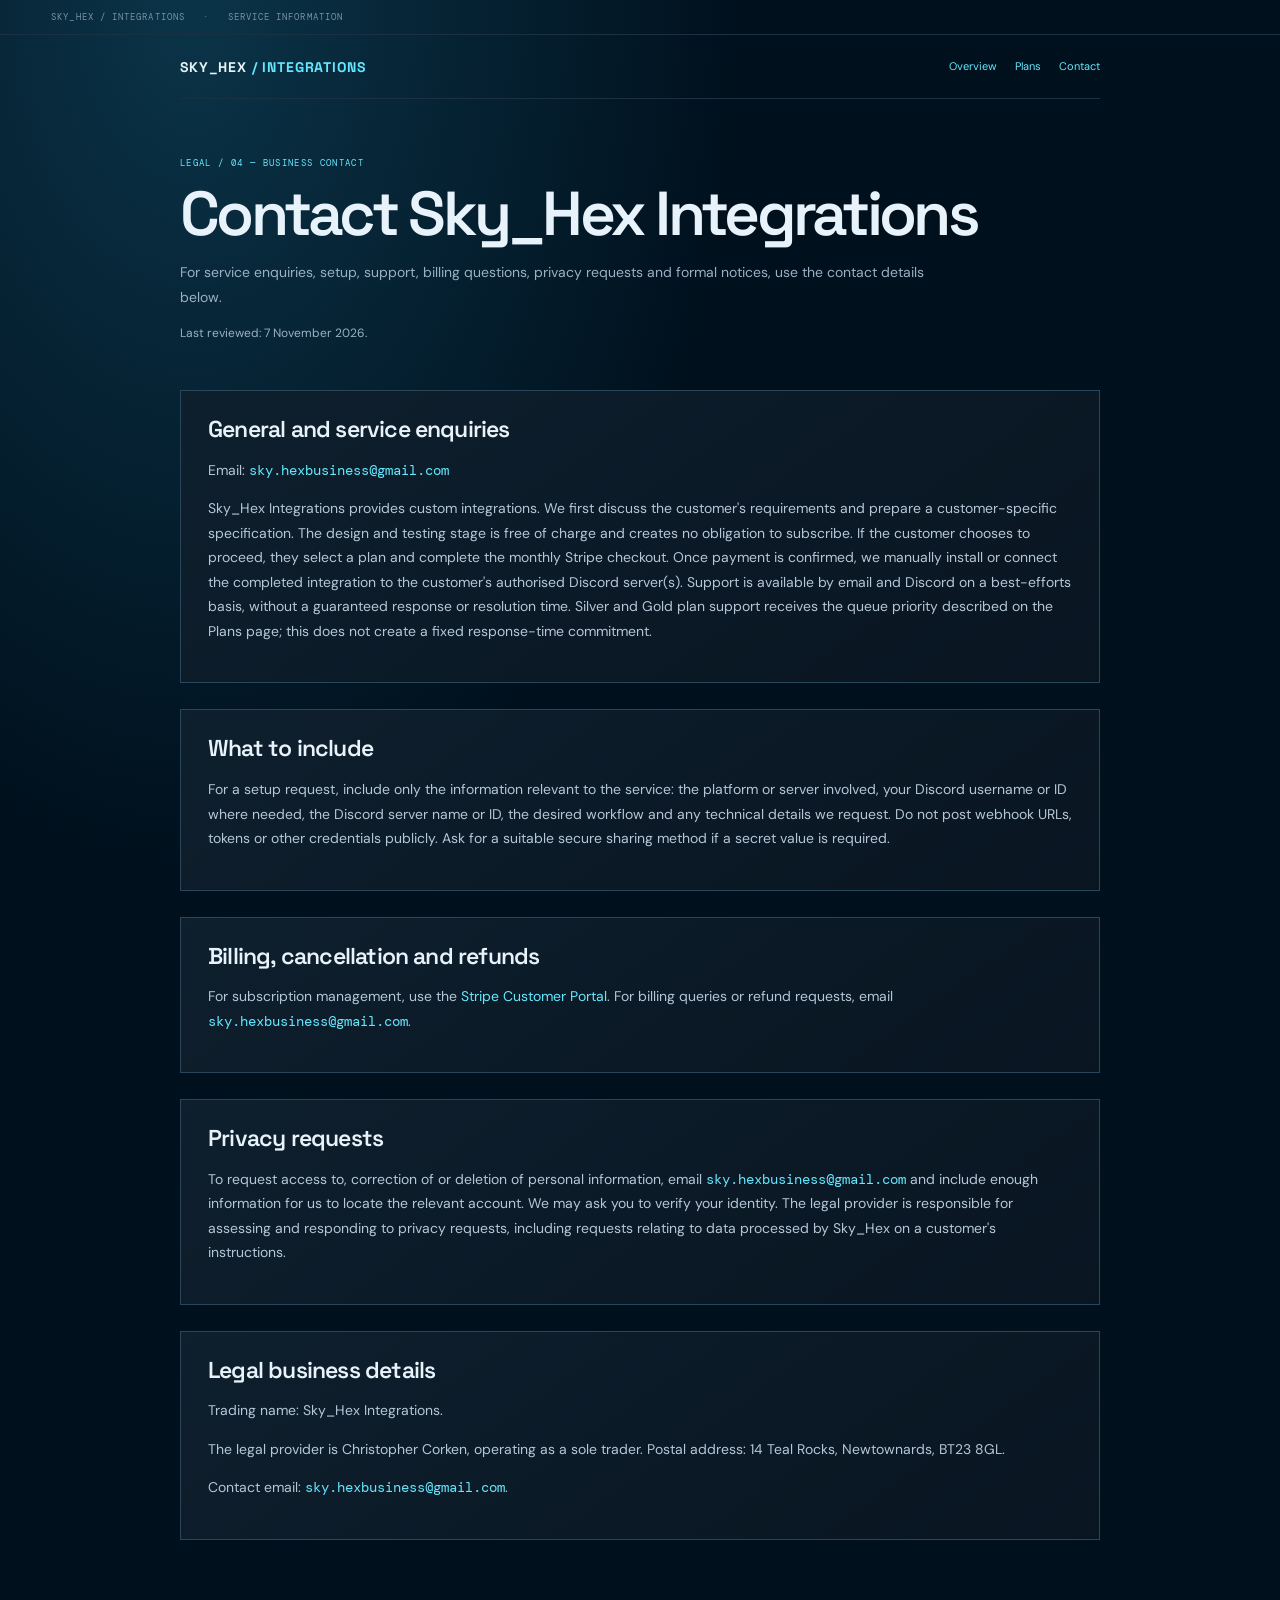
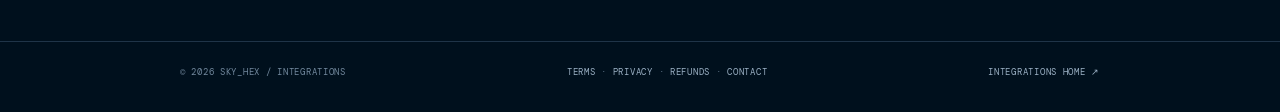
<file: integrations/legal/contact.html>
<!doctype html>
<html lang="en">
<head>
<meta charset="utf-8">
<meta name="viewport" content="width=device-width,initial-scale=1">
<meta name="theme-color" content="#00101d">
<link rel="preconnect" href="https://fonts.googleapis.com">
<link rel="preconnect" href="https://fonts.gstatic.com" crossorigin>
<link href="https://fonts.googleapis.com/css2?family=DM+Mono:wght@400;500&family=DM+Sans:wght@400;500;600;700;800&family=Space+Grotesk:wght@400;500;600;700&display=swap" rel="stylesheet">
<title>Contact Information — Sky_Hex Integrations</title>
<style>
:root{--bg:#00101d;--panel:#0c1d2b;--panel2:#102638;--line:#29465b;--cyan:#65e8ff;--text:#e8f2fa;--muted:#9bb0c3;--mono:'DM Mono',monospace;--body:'DM Sans',sans-serif;--display:'Space Grotesk',sans-serif}
*{box-sizing:border-box}html{scroll-behavior:smooth}body{margin:0;background:radial-gradient(ellipse at 15% 0%,#0b3448 0,transparent 36%),var(--bg);color:var(--text);font:14px/1.75 var(--body)}a{color:var(--cyan);text-decoration:none}a:hover{text-decoration:underline}.shell{width:min(920px,calc(100% - 40px));margin:auto}.topline{padding:11px 4%;border-bottom:1px solid #1d3042;color:#7891a8;font:9px var(--mono);letter-spacing:.12em}.header{display:flex;align-items:center;justify-content:space-between;gap:18px;padding:22px 0;border-bottom:1px solid #1d3042}.brand{color:var(--text);font:700 14px var(--display);letter-spacing:.06em}.brand span{color:var(--cyan)}.nav{display:flex;gap:18px;flex-wrap:wrap;font-size:11px;color:var(--muted)}.hero{padding:58px 0 34px}.eyebrow,.kicker{color:var(--cyan);font:9px var(--mono);letter-spacing:.15em}.hero h1{margin:12px 0;font:600 clamp(38px,6vw,62px)/1.05 var(--display);letter-spacing:-.06em}.hero p{max-width:760px;color:var(--muted);font-size:14px}.draft{margin:18px 0 28px;padding:15px 18px;border:1px solid #a97836;background:#2c2114;color:#ffe0ae;font-size:12px}.content{padding:0 0 75px}.content section{margin:0 0 26px;padding:25px 27px;border:1px solid var(--line);background:linear-gradient(145deg,#0e1f2d,#091521)}h2{margin:0 0 12px;font:600 23px/1.2 var(--display);letter-spacing:-.035em}h3{margin:20px 0 7px;color:#d8eaf5;font:600 16px var(--display)}p,li{color:#b5c7d6}ul,ol{padding-left:22px}li{margin:6px 0}.muted{color:var(--muted)}.email{font-family:var(--mono);overflow-wrap:anywhere}.footer{padding:24px 0 34px;border-top:1px solid #1f3448;color:#71889d;font:9px var(--mono);letter-spacing:.08em}.footer-inner{display:flex;justify-content:space-between;gap:12px;flex-wrap:wrap}.footer a{color:#9ab0c4}@media(max-width:600px){.header{align-items:flex-start;flex-direction:column}.content section{padding:20px}.hero{padding-top:42px}}
</style>
</head>
<body>
<div class="topline">SKY_HEX / INTEGRATIONS &nbsp; · &nbsp; SERVICE INFORMATION</div>
<header class="header shell"><a class="brand" href="../">SKY_HEX <span>/ INTEGRATIONS</span></a><nav class="nav"><a href="../">Overview</a><a href="../products.html">Plans</a><a href="../#contact">Contact</a></nav></header>
<main class="shell">
<section class="hero"><div class="eyebrow">LEGAL / 04 — BUSINESS CONTACT</div><h1>Contact Sky_Hex Integrations</h1><p>For service enquiries, setup, support, billing questions, privacy requests and formal notices, use the contact details below.</p><p class="muted" style="font-size:12px">Last reviewed: 7 November 2026.</p></section>
<div class="content"><section><h2>General and service enquiries</h2><p>Email: <a class="email" href="mailto:sky.hexbusiness@gmail.com">sky.hexbusiness@gmail.com</a></p><p>Sky_Hex Integrations provides custom integrations. We first discuss the customer's requirements and prepare a customer-specific specification. The design and testing stage is free of charge and creates no obligation to subscribe. If the customer chooses to proceed, they select a plan and complete the monthly Stripe checkout. Once payment is confirmed, we manually install or connect the completed integration to the customer's authorised Discord server(s). Support is available by email and Discord on a best-efforts basis, without a guaranteed response or resolution time. Silver and Gold plan support receives the queue priority described on the Plans page; this does not create a fixed response-time commitment.</p></section>
<section><h2>What to include</h2><p>For a setup request, include only the information relevant to the service: the platform or server involved, your Discord username or ID where needed, the Discord server name or ID, the desired workflow and any technical details we request. Do not post webhook URLs, tokens or other credentials publicly. Ask for a suitable secure sharing method if a secret value is required.</p></section>
<section><h2>Billing, cancellation and refunds</h2><p>For subscription management, use the <a href="../products.html#customer-portal">Stripe Customer Portal</a>. For billing queries or refund requests, email <a class="email" href="mailto:sky.hexbusiness@gmail.com">sky.hexbusiness@gmail.com</a>.</p></section>
<section><h2>Privacy requests</h2><p>To request access to, correction of or deletion of personal information, email <a class="email" href="mailto:sky.hexbusiness@gmail.com">sky.hexbusiness@gmail.com</a> and include enough information for us to locate the relevant account. We may ask you to verify your identity. The legal provider is responsible for assessing and responding to privacy requests, including requests relating to data processed by Sky_Hex on a customer's instructions.</p></section>
<section><h2>Legal business details</h2><p>Trading name: Sky_Hex Integrations.</p><p>The legal provider is Christopher Corken, operating as a sole trader. Postal address: 14 Teal Rocks, Newtownards, BT23 8GL.</p><p>Contact email: <a class="email" href="mailto:sky.hexbusiness@gmail.com">sky.hexbusiness@gmail.com</a>.</p></section></div>
</main>
<footer class="footer"><div class="shell footer-inner"><span>© 2026 SKY_HEX / INTEGRATIONS</span><span><a href="terms.html">TERMS</a> · <a href="privacy.html">PRIVACY</a> · <a href="refunds.html">REFUNDS</a> · <a href="contact.html">CONTACT</a></span><a href="../">INTEGRATIONS HOME ↗</a></div></footer>
</body></html>
</file>
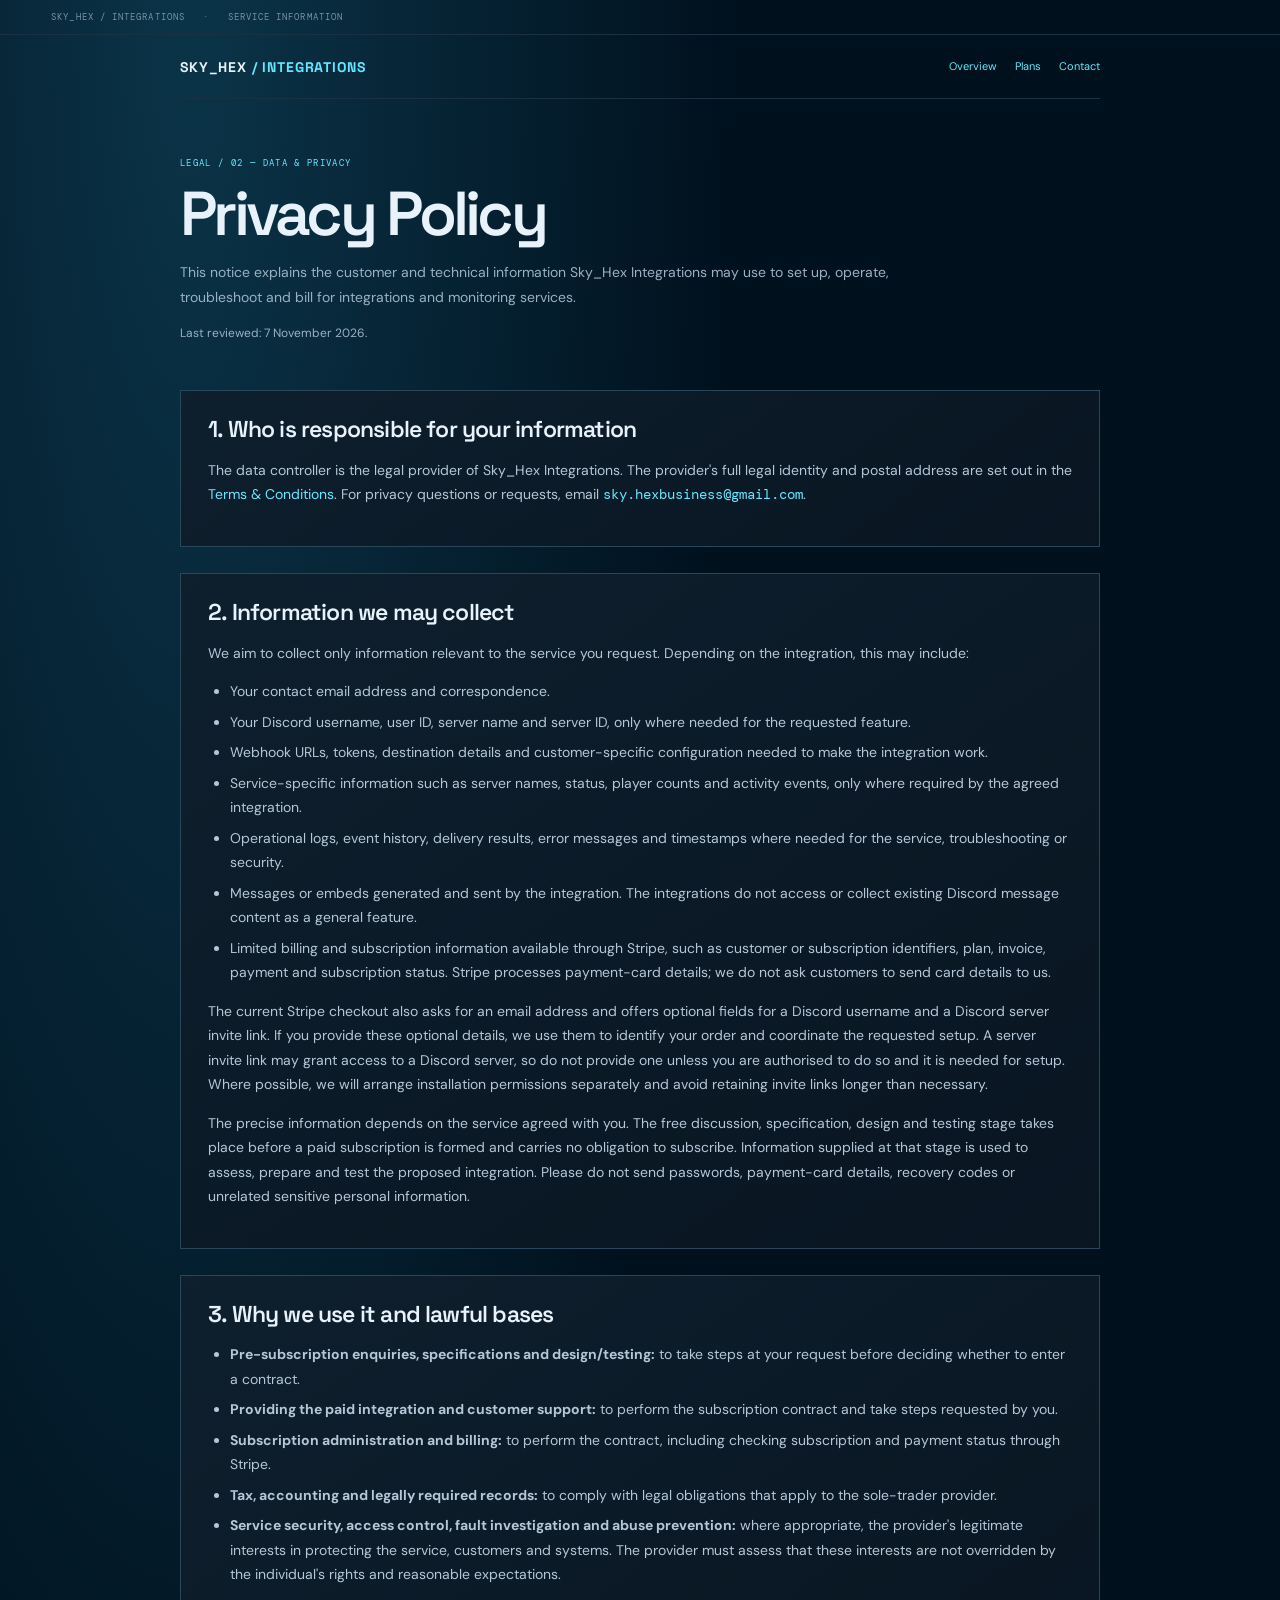
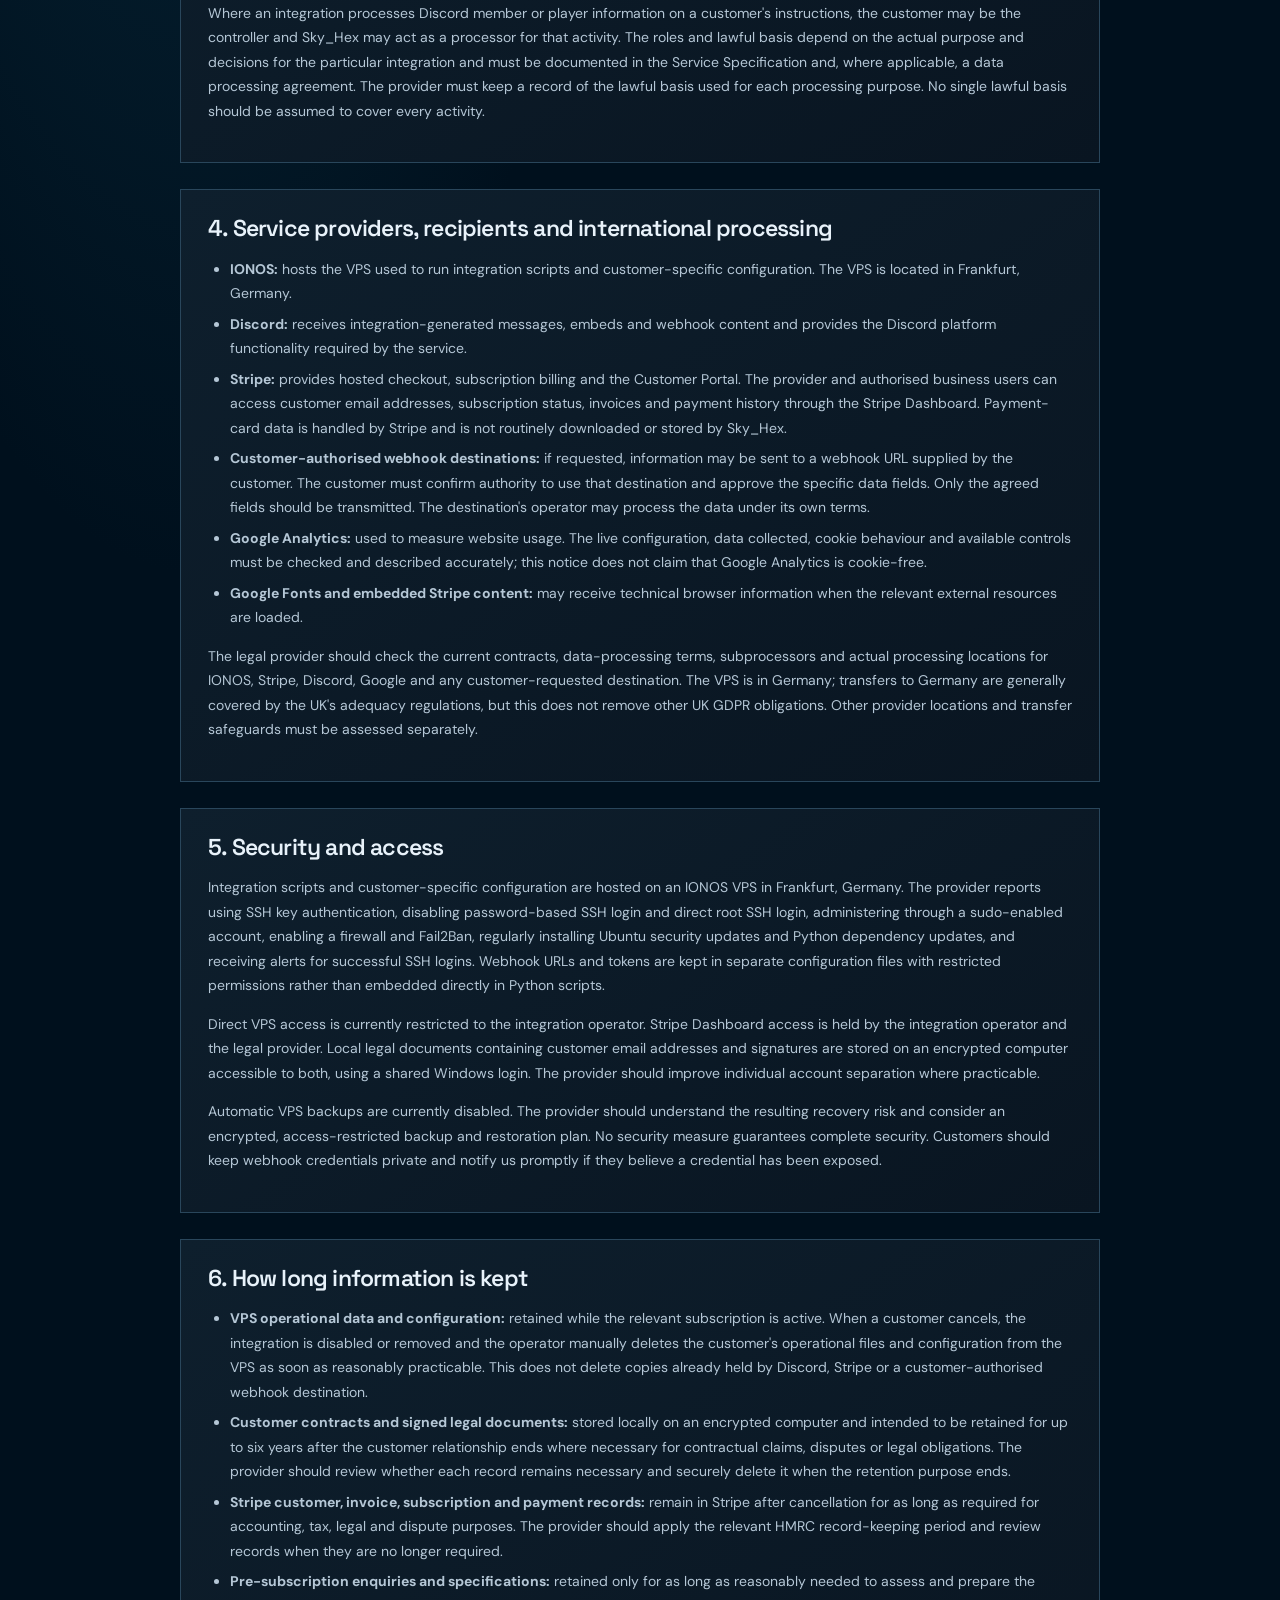
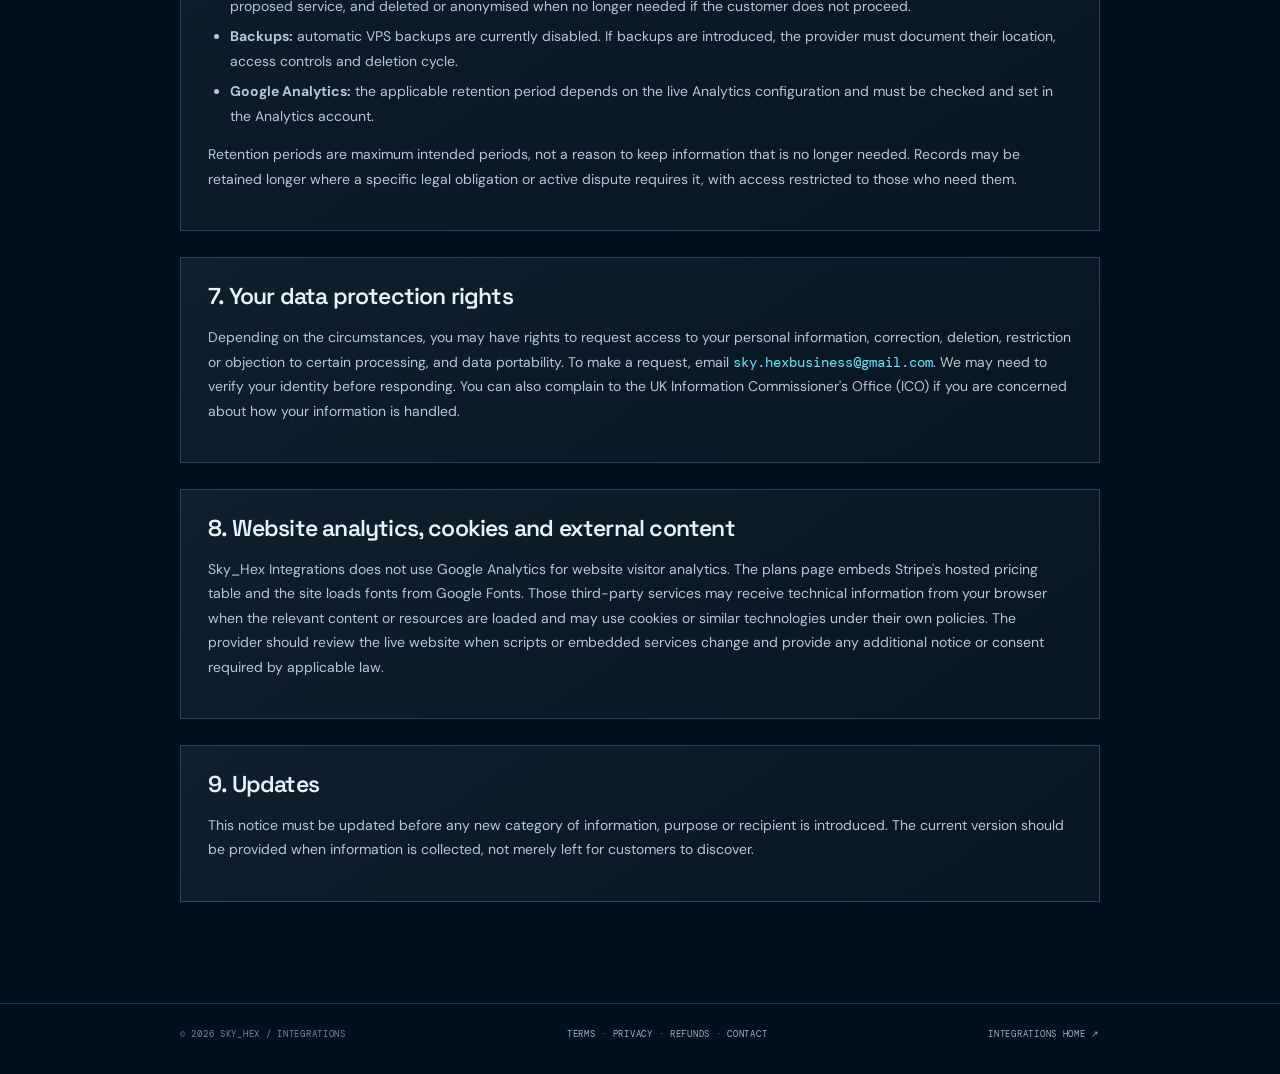
<file: integrations/legal/privacy.html>
<!doctype html>
<html lang="en">
<head>
<meta charset="utf-8">
<meta name="viewport" content="width=device-width,initial-scale=1">
<meta name="theme-color" content="#00101d">
<link rel="preconnect" href="https://fonts.googleapis.com">
<link rel="preconnect" href="https://fonts.gstatic.com" crossorigin>
<link href="https://fonts.googleapis.com/css2?family=DM+Mono:wght@400;500&family=DM+Sans:wght@400;500;600;700;800&family=Space+Grotesk:wght@400;500;600;700&display=swap" rel="stylesheet">
<title>Privacy Policy — Sky_Hex Integrations</title>
<style>
:root{--bg:#00101d;--panel:#0c1d2b;--panel2:#102638;--line:#29465b;--cyan:#65e8ff;--text:#e8f2fa;--muted:#9bb0c3;--mono:'DM Mono',monospace;--body:'DM Sans',sans-serif;--display:'Space Grotesk',sans-serif}
*{box-sizing:border-box}html{scroll-behavior:smooth}body{margin:0;background:radial-gradient(ellipse at 15% 0%,#0b3448 0,transparent 36%),var(--bg);color:var(--text);font:14px/1.75 var(--body)}a{color:var(--cyan);text-decoration:none}a:hover{text-decoration:underline}.shell{width:min(920px,calc(100% - 40px));margin:auto}.topline{padding:11px 4%;border-bottom:1px solid #1d3042;color:#7891a8;font:9px var(--mono);letter-spacing:.12em}.header{display:flex;align-items:center;justify-content:space-between;gap:18px;padding:22px 0;border-bottom:1px solid #1d3042}.brand{color:var(--text);font:700 14px var(--display);letter-spacing:.06em}.brand span{color:var(--cyan)}.nav{display:flex;gap:18px;flex-wrap:wrap;font-size:11px;color:var(--muted)}.hero{padding:58px 0 34px}.eyebrow,.kicker{color:var(--cyan);font:9px var(--mono);letter-spacing:.15em}.hero h1{margin:12px 0;font:600 clamp(38px,6vw,62px)/1.05 var(--display);letter-spacing:-.06em}.hero p{max-width:760px;color:var(--muted);font-size:14px}.draft{margin:18px 0 28px;padding:15px 18px;border:1px solid #a97836;background:#2c2114;color:#ffe0ae;font-size:12px}.content{padding:0 0 75px}.content section{margin:0 0 26px;padding:25px 27px;border:1px solid var(--line);background:linear-gradient(145deg,#0e1f2d,#091521)}h2{margin:0 0 12px;font:600 23px/1.2 var(--display);letter-spacing:-.035em}h3{margin:20px 0 7px;color:#d8eaf5;font:600 16px var(--display)}p,li{color:#b5c7d6}ul,ol{padding-left:22px}li{margin:6px 0}.muted{color:var(--muted)}.email{font-family:var(--mono);overflow-wrap:anywhere}.footer{padding:24px 0 34px;border-top:1px solid #1f3448;color:#71889d;font:9px var(--mono);letter-spacing:.08em}.footer-inner{display:flex;justify-content:space-between;gap:12px;flex-wrap:wrap}.footer a{color:#9ab0c4}@media(max-width:600px){.header{align-items:flex-start;flex-direction:column}.content section{padding:20px}.hero{padding-top:42px}}
</style>
</head>
<body>
<div class="topline">SKY_HEX / INTEGRATIONS &nbsp; · &nbsp; SERVICE INFORMATION</div>
<header class="header shell"><a class="brand" href="../">SKY_HEX <span>/ INTEGRATIONS</span></a><nav class="nav"><a href="../">Overview</a><a href="../products.html">Plans</a><a href="../#contact">Contact</a></nav></header>
<main class="shell">
<section class="hero"><div class="eyebrow">LEGAL / 02 — DATA & PRIVACY</div><h1>Privacy Policy</h1><p>This notice explains the customer and technical information Sky_Hex Integrations may use to set up, operate, troubleshoot and bill for integrations and monitoring services.</p><p class="muted" style="font-size:12px">Last reviewed: 7 November 2026.</p></section>
<div class="content"><section><h2>1. Who is responsible for your information</h2><p>The data controller is the legal provider of Sky_Hex Integrations. The provider's full legal identity and postal address are set out in the <a href="terms.html">Terms &amp; Conditions</a>. For privacy questions or requests, email <a class="email" href="mailto:sky.hexbusiness@gmail.com">sky.hexbusiness@gmail.com</a>.</p></section>
<section><h2>2. Information we may collect</h2><p>We aim to collect only information relevant to the service you request. Depending on the integration, this may include:</p><ul><li>Your contact email address and correspondence.</li><li>Your Discord username, user ID, server name and server ID, only where needed for the requested feature.</li><li>Webhook URLs, tokens, destination details and customer-specific configuration needed to make the integration work.</li><li>Service-specific information such as server names, status, player counts and activity events, only where required by the agreed integration.</li><li>Operational logs, event history, delivery results, error messages and timestamps where needed for the service, troubleshooting or security.</li><li>Messages or embeds generated and sent by the integration. The integrations do not access or collect existing Discord message content as a general feature.</li><li>Limited billing and subscription information available through Stripe, such as customer or subscription identifiers, plan, invoice, payment and subscription status. Stripe processes payment-card details; we do not ask customers to send card details to us.</li></ul><p>The current Stripe checkout also asks for an email address and offers optional fields for a Discord username and a Discord server invite link. If you provide these optional details, we use them to identify your order and coordinate the requested setup. A server invite link may grant access to a Discord server, so do not provide one unless you are authorised to do so and it is needed for setup. Where possible, we will arrange installation permissions separately and avoid retaining invite links longer than necessary.</p><p>The precise information depends on the service agreed with you. The free discussion, specification, design and testing stage takes place before a paid subscription is formed and carries no obligation to subscribe. Information supplied at that stage is used to assess, prepare and test the proposed integration. Please do not send passwords, payment-card details, recovery codes or unrelated sensitive personal information.</p></section>
<section><h2>3. Why we use it and lawful bases</h2><ul><li><strong>Pre-subscription enquiries, specifications and design/testing:</strong> to take steps at your request before deciding whether to enter a contract.</li><li><strong>Providing the paid integration and customer support:</strong> to perform the subscription contract and take steps requested by you.</li><li><strong>Subscription administration and billing:</strong> to perform the contract, including checking subscription and payment status through Stripe.</li><li><strong>Tax, accounting and legally required records:</strong> to comply with legal obligations that apply to the sole-trader provider.</li><li><strong>Service security, access control, fault investigation and abuse prevention:</strong> where appropriate, the provider's legitimate interests in protecting the service, customers and systems. The provider must assess that these interests are not overridden by the individual's rights and reasonable expectations.</li></ul><p>Where an integration processes Discord member or player information on a customer's instructions, the customer may be the controller and Sky_Hex may act as a processor for that activity. The roles and lawful basis depend on the actual purpose and decisions for the particular integration and must be documented in the Service Specification and, where applicable, a data processing agreement. The provider must keep a record of the lawful basis used for each processing purpose. No single lawful basis should be assumed to cover every activity.</p></section>
<section><h2>4. Service providers, recipients and international processing</h2><ul><li><strong>IONOS:</strong> hosts the VPS used to run integration scripts and customer-specific configuration. The VPS is located in Frankfurt, Germany.</li><li><strong>Discord:</strong> receives integration-generated messages, embeds and webhook content and provides the Discord platform functionality required by the service.</li><li><strong>Stripe:</strong> provides hosted checkout, subscription billing and the Customer Portal. The provider and authorised business users can access customer email addresses, subscription status, invoices and payment history through the Stripe Dashboard. Payment-card data is handled by Stripe and is not routinely downloaded or stored by Sky_Hex.</li><li><strong>Customer-authorised webhook destinations:</strong> if requested, information may be sent to a webhook URL supplied by the customer. The customer must confirm authority to use that destination and approve the specific data fields. Only the agreed fields should be transmitted. The destination's operator may process the data under its own terms.</li><li><strong>Google Analytics:</strong> used to measure website usage. The live configuration, data collected, cookie behaviour and available controls must be checked and described accurately; this notice does not claim that Google Analytics is cookie-free.</li><li><strong>Google Fonts and embedded Stripe content:</strong> may receive technical browser information when the relevant external resources are loaded.</li></ul><p>The legal provider should check the current contracts, data-processing terms, subprocessors and actual processing locations for IONOS, Stripe, Discord, Google and any customer-requested destination. The VPS is in Germany; transfers to Germany are generally covered by the UK's adequacy regulations, but this does not remove other UK GDPR obligations. Other provider locations and transfer safeguards must be assessed separately.</p></section>
<section><h2>5. Security and access</h2><p>Integration scripts and customer-specific configuration are hosted on an IONOS VPS in Frankfurt, Germany. The provider reports using SSH key authentication, disabling password-based SSH login and direct root SSH login, administering through a sudo-enabled account, enabling a firewall and Fail2Ban, regularly installing Ubuntu security updates and Python dependency updates, and receiving alerts for successful SSH logins. Webhook URLs and tokens are kept in separate configuration files with restricted permissions rather than embedded directly in Python scripts.</p><p>Direct VPS access is currently restricted to the integration operator. Stripe Dashboard access is held by the integration operator and the legal provider. Local legal documents containing customer email addresses and signatures are stored on an encrypted computer accessible to both, using a shared Windows login. The provider should improve individual account separation where practicable.</p><p>Automatic VPS backups are currently disabled. The provider should understand the resulting recovery risk and consider an encrypted, access-restricted backup and restoration plan. No security measure guarantees complete security. Customers should keep webhook credentials private and notify us promptly if they believe a credential has been exposed.</p></section>
<section><h2>6. How long information is kept</h2><ul><li><strong>VPS operational data and configuration:</strong> retained while the relevant subscription is active. When a customer cancels, the integration is disabled or removed and the operator manually deletes the customer's operational files and configuration from the VPS as soon as reasonably practicable. This does not delete copies already held by Discord, Stripe or a customer-authorised webhook destination.</li><li><strong>Customer contracts and signed legal documents:</strong> stored locally on an encrypted computer and intended to be retained for up to six years after the customer relationship ends where necessary for contractual claims, disputes or legal obligations. The provider should review whether each record remains necessary and securely delete it when the retention purpose ends.</li><li><strong>Stripe customer, invoice, subscription and payment records:</strong> remain in Stripe after cancellation for as long as required for accounting, tax, legal and dispute purposes. The provider should apply the relevant HMRC record-keeping period and review records when they are no longer required.</li><li><strong>Pre-subscription enquiries and specifications:</strong> retained only for as long as reasonably needed to assess and prepare the proposed service, and deleted or anonymised when no longer needed if the customer does not proceed.</li><li><strong>Backups:</strong> automatic VPS backups are currently disabled. If backups are introduced, the provider must document their location, access controls and deletion cycle.</li><li><strong>Google Analytics:</strong> the applicable retention period depends on the live Analytics configuration and must be checked and set in the Analytics account.</li></ul><p>Retention periods are maximum intended periods, not a reason to keep information that is no longer needed. Records may be retained longer where a specific legal obligation or active dispute requires it, with access restricted to those who need them.</p></section>
<section><h2>7. Your data protection rights</h2><p>Depending on the circumstances, you may have rights to request access to your personal information, correction, deletion, restriction or objection to certain processing, and data portability. To make a request, email <a class="email" href="mailto:sky.hexbusiness@gmail.com">sky.hexbusiness@gmail.com</a>. We may need to verify your identity before responding. You can also complain to the UK Information Commissioner's Office (ICO) if you are concerned about how your information is handled.</p></section>
<section><h2>8. Website analytics, cookies and external content</h2><p>Sky_Hex Integrations does not use Google Analytics for website visitor analytics. The plans page embeds Stripe's hosted pricing table and the site loads fonts from Google Fonts. Those third-party services may receive technical information from your browser when the relevant content or resources are loaded and may use cookies or similar technologies under their own policies. The provider should review the live website when scripts or embedded services change and provide any additional notice or consent required by applicable law.</p></section>
<section><h2>9. Updates</h2><p>This notice must be updated before any new category of information, purpose or recipient is introduced. The current version should be provided when information is collected, not merely left for customers to discover.</p></section></div>
</main>
<footer class="footer"><div class="shell footer-inner"><span>© 2026 SKY_HEX / INTEGRATIONS</span><span><a href="terms.html">TERMS</a> · <a href="privacy.html">PRIVACY</a> · <a href="refunds.html">REFUNDS</a> · <a href="contact.html">CONTACT</a></span><a href="../">INTEGRATIONS HOME ↗</a></div></footer>
</body></html>
</file>
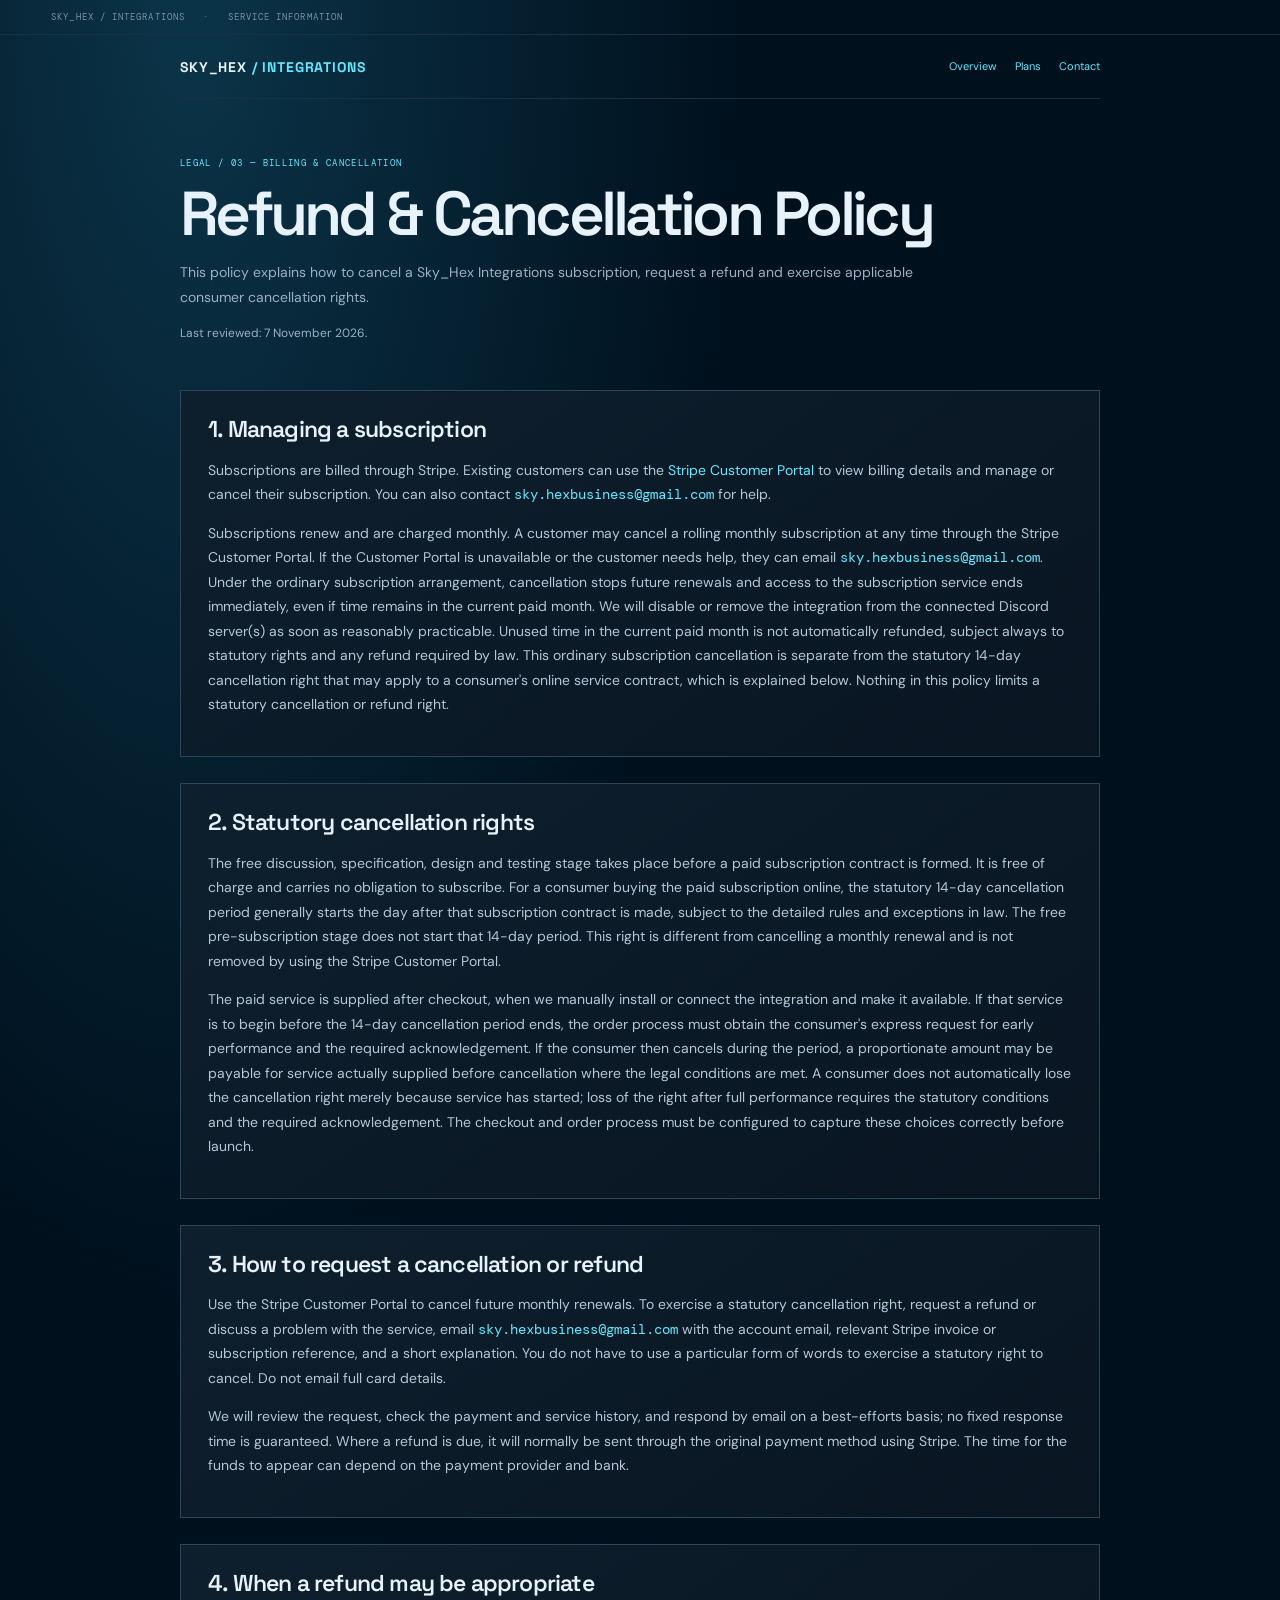
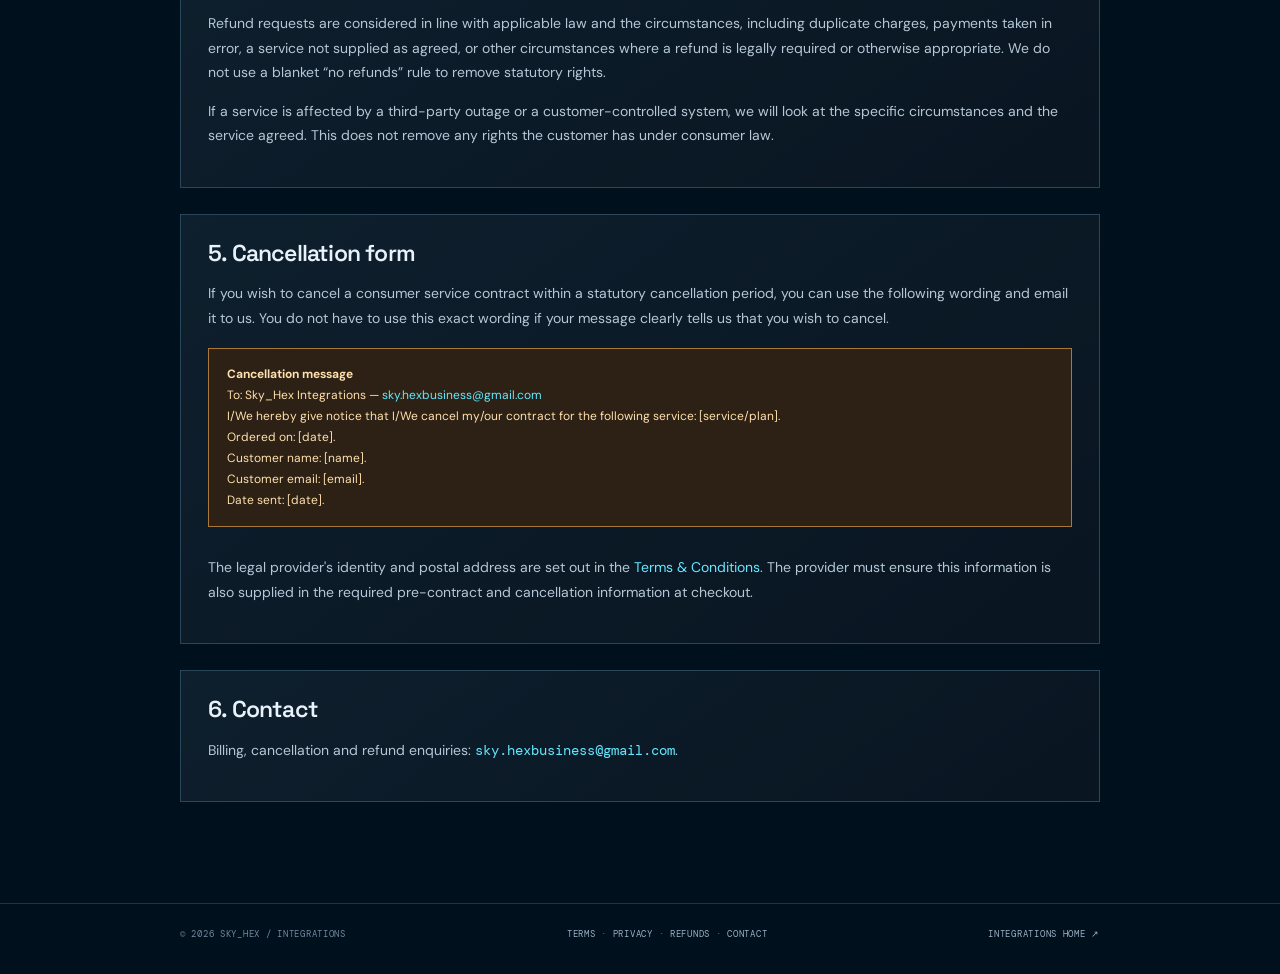
<file: integrations/legal/refunds.html>
<!doctype html>
<html lang="en">
<head>
<meta charset="utf-8">
<meta name="viewport" content="width=device-width,initial-scale=1">
<meta name="theme-color" content="#00101d">
<link rel="preconnect" href="https://fonts.googleapis.com">
<link rel="preconnect" href="https://fonts.gstatic.com" crossorigin>
<link href="https://fonts.googleapis.com/css2?family=DM+Mono:wght@400;500&family=DM+Sans:wght@400;500;600;700;800&family=Space+Grotesk:wght@400;500;600;700&display=swap" rel="stylesheet">
<title>Refund & Cancellation Policy — Sky_Hex Integrations</title>
<style>
:root{--bg:#00101d;--panel:#0c1d2b;--panel2:#102638;--line:#29465b;--cyan:#65e8ff;--text:#e8f2fa;--muted:#9bb0c3;--mono:'DM Mono',monospace;--body:'DM Sans',sans-serif;--display:'Space Grotesk',sans-serif}
*{box-sizing:border-box}html{scroll-behavior:smooth}body{margin:0;background:radial-gradient(ellipse at 15% 0%,#0b3448 0,transparent 36%),var(--bg);color:var(--text);font:14px/1.75 var(--body)}a{color:var(--cyan);text-decoration:none}a:hover{text-decoration:underline}.shell{width:min(920px,calc(100% - 40px));margin:auto}.topline{padding:11px 4%;border-bottom:1px solid #1d3042;color:#7891a8;font:9px var(--mono);letter-spacing:.12em}.header{display:flex;align-items:center;justify-content:space-between;gap:18px;padding:22px 0;border-bottom:1px solid #1d3042}.brand{color:var(--text);font:700 14px var(--display);letter-spacing:.06em}.brand span{color:var(--cyan)}.nav{display:flex;gap:18px;flex-wrap:wrap;font-size:11px;color:var(--muted)}.hero{padding:58px 0 34px}.eyebrow,.kicker{color:var(--cyan);font:9px var(--mono);letter-spacing:.15em}.hero h1{margin:12px 0;font:600 clamp(38px,6vw,62px)/1.05 var(--display);letter-spacing:-.06em}.hero p{max-width:760px;color:var(--muted);font-size:14px}.draft{margin:18px 0 28px;padding:15px 18px;border:1px solid #a97836;background:#2c2114;color:#ffe0ae;font-size:12px}.content{padding:0 0 75px}.content section{margin:0 0 26px;padding:25px 27px;border:1px solid var(--line);background:linear-gradient(145deg,#0e1f2d,#091521)}h2{margin:0 0 12px;font:600 23px/1.2 var(--display);letter-spacing:-.035em}h3{margin:20px 0 7px;color:#d8eaf5;font:600 16px var(--display)}p,li{color:#b5c7d6}ul,ol{padding-left:22px}li{margin:6px 0}.muted{color:var(--muted)}.email{font-family:var(--mono);overflow-wrap:anywhere}.footer{padding:24px 0 34px;border-top:1px solid #1f3448;color:#71889d;font:9px var(--mono);letter-spacing:.08em}.footer-inner{display:flex;justify-content:space-between;gap:12px;flex-wrap:wrap}.footer a{color:#9ab0c4}@media(max-width:600px){.header{align-items:flex-start;flex-direction:column}.content section{padding:20px}.hero{padding-top:42px}}
</style>
</head>
<body>
<div class="topline">SKY_HEX / INTEGRATIONS &nbsp; · &nbsp; SERVICE INFORMATION</div>
<header class="header shell"><a class="brand" href="../">SKY_HEX <span>/ INTEGRATIONS</span></a><nav class="nav"><a href="../">Overview</a><a href="../products.html">Plans</a><a href="../#contact">Contact</a></nav></header>
<main class="shell">
<section class="hero"><div class="eyebrow">LEGAL / 03 — BILLING & CANCELLATION</div><h1>Refund & Cancellation Policy</h1><p>This policy explains how to cancel a Sky_Hex Integrations subscription, request a refund and exercise applicable consumer cancellation rights.</p><p class="muted" style="font-size:12px">Last reviewed: 7 November 2026.</p></section>
<div class="content"><section><h2>1. Managing a subscription</h2><p>Subscriptions are billed through Stripe. Existing customers can use the <a href="../products.html#customer-portal">Stripe Customer Portal</a> to view billing details and manage or cancel their subscription. You can also contact <a class="email" href="mailto:sky.hexbusiness@gmail.com">sky.hexbusiness@gmail.com</a> for help.</p><p>Subscriptions renew and are charged monthly. A customer may cancel a rolling monthly subscription at any time through the Stripe Customer Portal. If the Customer Portal is unavailable or the customer needs help, they can email <a class="email" href="mailto:sky.hexbusiness@gmail.com">sky.hexbusiness@gmail.com</a>. Under the ordinary subscription arrangement, cancellation stops future renewals and access to the subscription service ends immediately, even if time remains in the current paid month. We will disable or remove the integration from the connected Discord server(s) as soon as reasonably practicable. Unused time in the current paid month is not automatically refunded, subject always to statutory rights and any refund required by law. This ordinary subscription cancellation is separate from the statutory 14-day cancellation right that may apply to a consumer's online service contract, which is explained below. Nothing in this policy limits a statutory cancellation or refund right.</p></section>
<section><h2>2. Statutory cancellation rights</h2><p>The free discussion, specification, design and testing stage takes place before a paid subscription contract is formed. It is free of charge and carries no obligation to subscribe. For a consumer buying the paid subscription online, the statutory 14-day cancellation period generally starts the day after that subscription contract is made, subject to the detailed rules and exceptions in law. The free pre-subscription stage does not start that 14-day period. This right is different from cancelling a monthly renewal and is not removed by using the Stripe Customer Portal.</p><p>The paid service is supplied after checkout, when we manually install or connect the integration and make it available. If that service is to begin before the 14-day cancellation period ends, the order process must obtain the consumer's express request for early performance and the required acknowledgement. If the consumer then cancels during the period, a proportionate amount may be payable for service actually supplied before cancellation where the legal conditions are met. A consumer does not automatically lose the cancellation right merely because service has started; loss of the right after full performance requires the statutory conditions and the required acknowledgement. The checkout and order process must be configured to capture these choices correctly before launch.</p></section>
<section><h2>3. How to request a cancellation or refund</h2><p>Use the Stripe Customer Portal to cancel future monthly renewals. To exercise a statutory cancellation right, request a refund or discuss a problem with the service, email <a class="email" href="mailto:sky.hexbusiness@gmail.com">sky.hexbusiness@gmail.com</a> with the account email, relevant Stripe invoice or subscription reference, and a short explanation. You do not have to use a particular form of words to exercise a statutory right to cancel. Do not email full card details.</p><p>We will review the request, check the payment and service history, and respond by email on a best-efforts basis; no fixed response time is guaranteed. Where a refund is due, it will normally be sent through the original payment method using Stripe. The time for the funds to appear can depend on the payment provider and bank.</p></section>
<section><h2>4. When a refund may be appropriate</h2><p>Refund requests are considered in line with applicable law and the circumstances, including duplicate charges, payments taken in error, a service not supplied as agreed, or other circumstances where a refund is legally required or otherwise appropriate. We do not use a blanket “no refunds” rule to remove statutory rights.</p><p>If a service is affected by a third-party outage or a customer-controlled system, we will look at the specific circumstances and the service agreed. This does not remove any rights the customer has under consumer law.</p></section>
<section><h2>5. Cancellation form</h2><p>If you wish to cancel a consumer service contract within a statutory cancellation period, you can use the following wording and email it to us. You do not have to use this exact wording if your message clearly tells us that you wish to cancel.</p><div class="draft"><strong>Cancellation message</strong><br>To: Sky_Hex Integrations — <a href="mailto:sky.hexbusiness@gmail.com">sky.hexbusiness@gmail.com</a><br>I/We hereby give notice that I/We cancel my/our contract for the following service: [service/plan].<br>Ordered on: [date].<br>Customer name: [name].<br>Customer email: [email].<br>Date sent: [date].</div><p>The legal provider's identity and postal address are set out in the <a href="terms.html">Terms &amp; Conditions</a>. The provider must ensure this information is also supplied in the required pre-contract and cancellation information at checkout.</p></section>
<section><h2>6. Contact</h2><p>Billing, cancellation and refund enquiries: <a class="email" href="mailto:sky.hexbusiness@gmail.com">sky.hexbusiness@gmail.com</a>.</p></section></div>
</main>
<footer class="footer"><div class="shell footer-inner"><span>© 2026 SKY_HEX / INTEGRATIONS</span><span><a href="terms.html">TERMS</a> · <a href="privacy.html">PRIVACY</a> · <a href="refunds.html">REFUNDS</a> · <a href="contact.html">CONTACT</a></span><a href="../">INTEGRATIONS HOME ↗</a></div></footer>
</body></html>
</file>
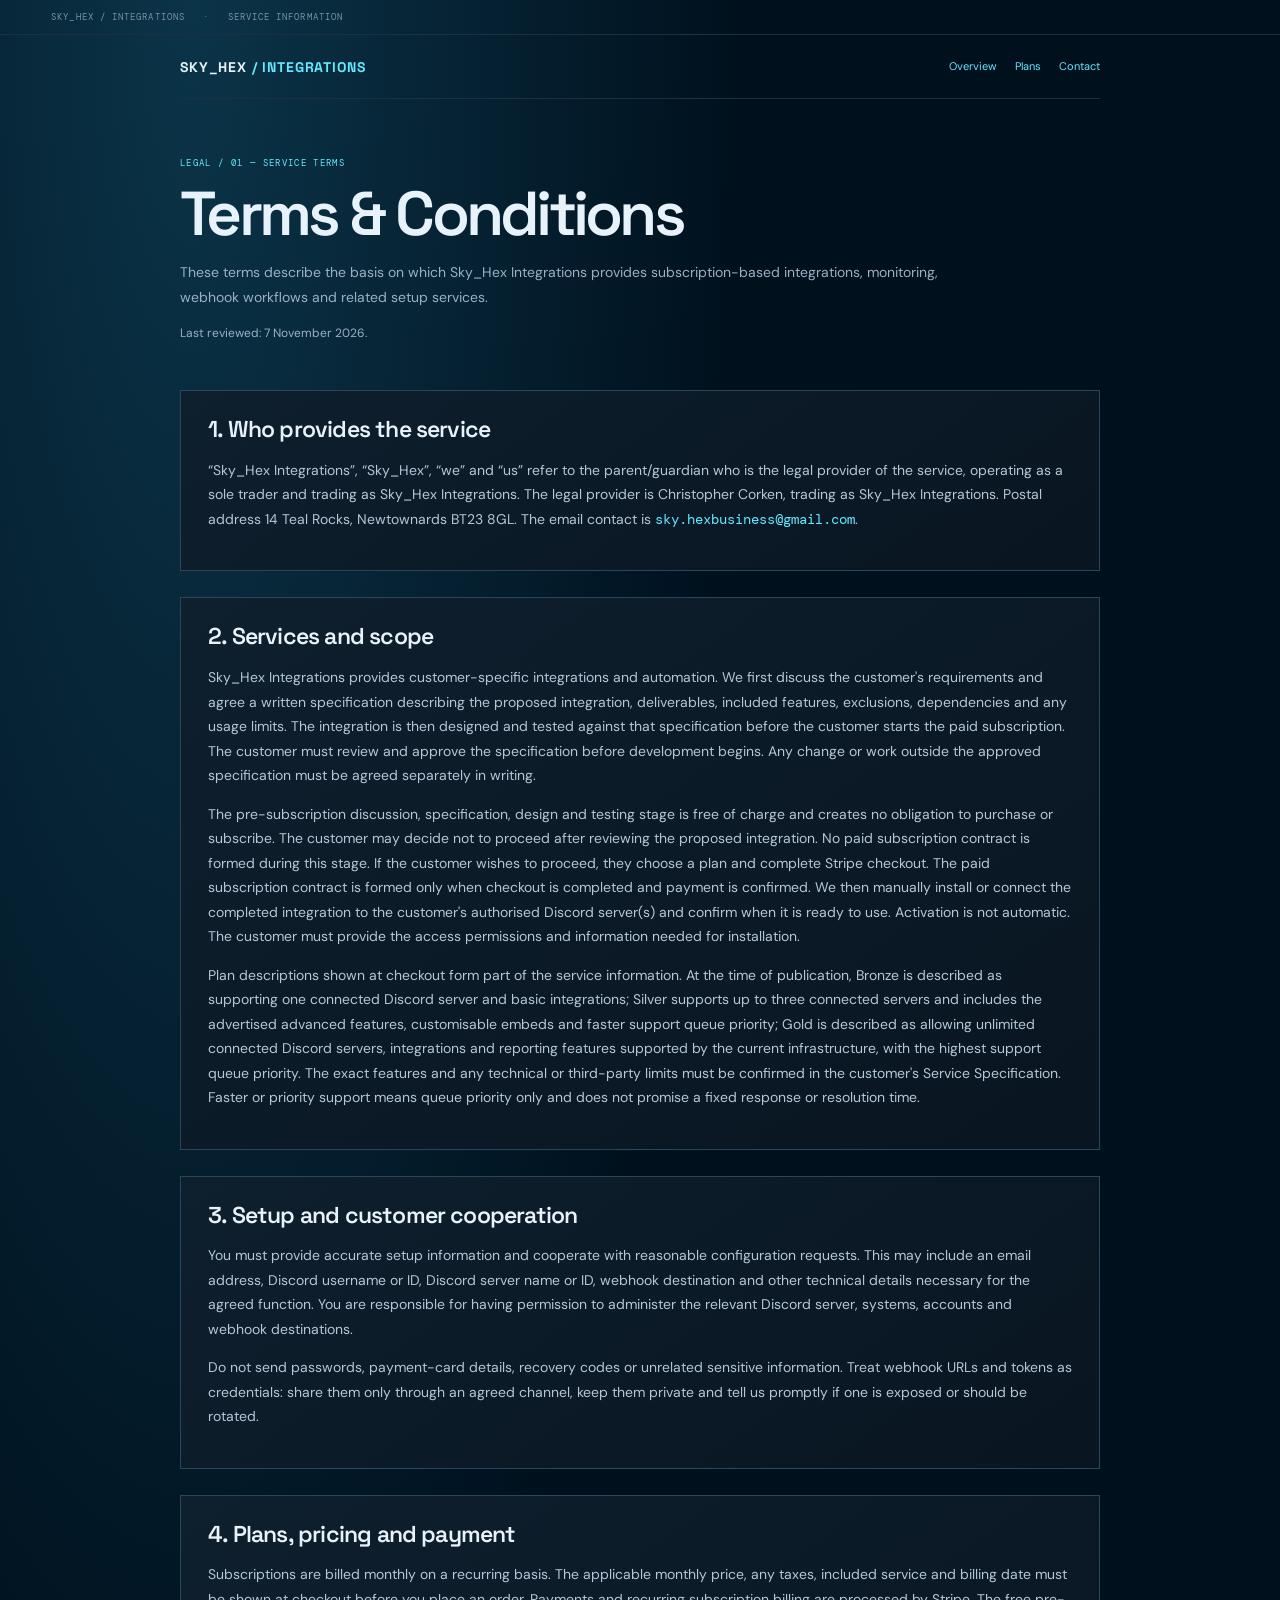
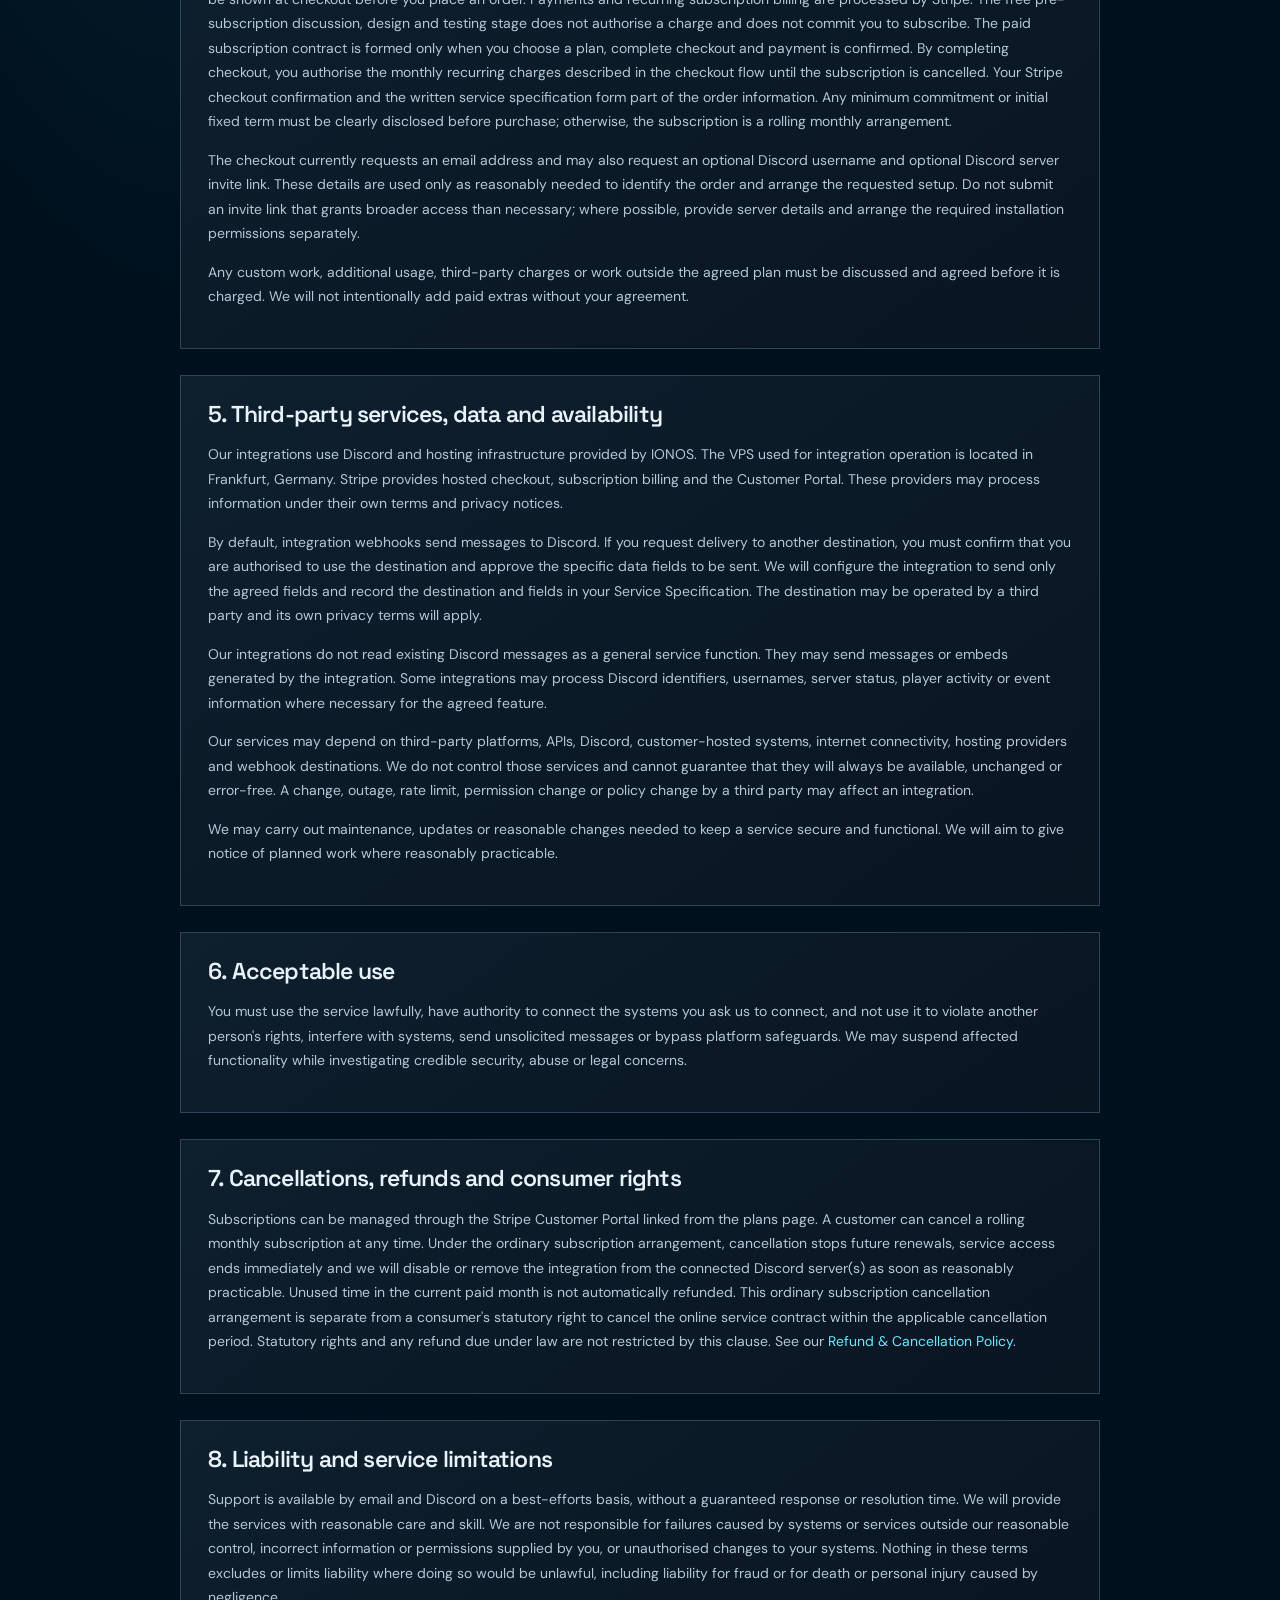
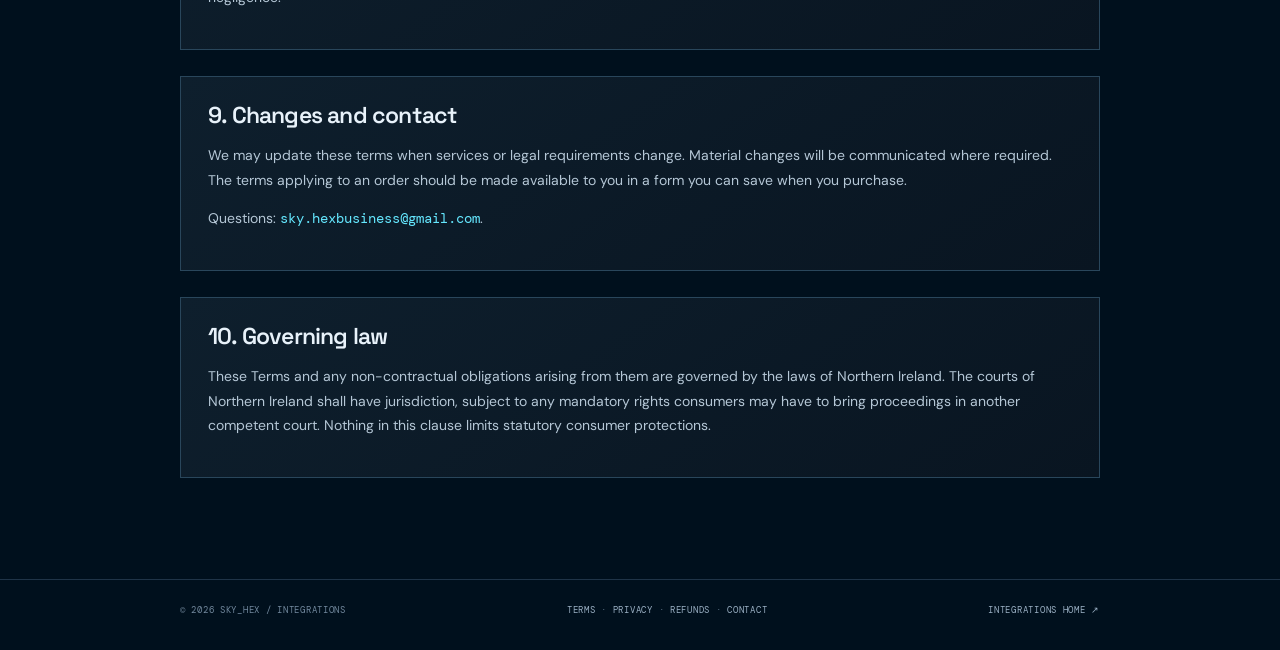
<file: integrations/legal/terms.html>
<!doctype html>
<html lang="en">
<head>
<meta charset="utf-8">
<meta name="viewport" content="width=device-width,initial-scale=1">
<meta name="theme-color" content="#00101d">
<link rel="preconnect" href="https://fonts.googleapis.com">
<link rel="preconnect" href="https://fonts.gstatic.com" crossorigin>
<link href="https://fonts.googleapis.com/css2?family=DM+Mono:wght@400;500&family=DM+Sans:wght@400;500;600;700;800&family=Space+Grotesk:wght@400;500;600;700&display=swap" rel="stylesheet">
<title>Terms & Conditions — Sky_Hex Integrations</title>
<style>
:root{--bg:#00101d;--panel:#0c1d2b;--panel2:#102638;--line:#29465b;--cyan:#65e8ff;--text:#e8f2fa;--muted:#9bb0c3;--mono:'DM Mono',monospace;--body:'DM Sans',sans-serif;--display:'Space Grotesk',sans-serif}
*{box-sizing:border-box}html{scroll-behavior:smooth}body{margin:0;background:radial-gradient(ellipse at 15% 0%,#0b3448 0,transparent 36%),var(--bg);color:var(--text);font:14px/1.75 var(--body)}a{color:var(--cyan);text-decoration:none}a:hover{text-decoration:underline}.shell{width:min(920px,calc(100% - 40px));margin:auto}.topline{padding:11px 4%;border-bottom:1px solid #1d3042;color:#7891a8;font:9px var(--mono);letter-spacing:.12em}.header{display:flex;align-items:center;justify-content:space-between;gap:18px;padding:22px 0;border-bottom:1px solid #1d3042}.brand{color:var(--text);font:700 14px var(--display);letter-spacing:.06em}.brand span{color:var(--cyan)}.nav{display:flex;gap:18px;flex-wrap:wrap;font-size:11px;color:var(--muted)}.hero{padding:58px 0 34px}.eyebrow,.kicker{color:var(--cyan);font:9px var(--mono);letter-spacing:.15em}.hero h1{margin:12px 0;font:600 clamp(38px,6vw,62px)/1.05 var(--display);letter-spacing:-.06em}.hero p{max-width:760px;color:var(--muted);font-size:14px}.draft{margin:18px 0 28px;padding:15px 18px;border:1px solid #a97836;background:#2c2114;color:#ffe0ae;font-size:12px}.content{padding:0 0 75px}.content section{margin:0 0 26px;padding:25px 27px;border:1px solid var(--line);background:linear-gradient(145deg,#0e1f2d,#091521)}h2{margin:0 0 12px;font:600 23px/1.2 var(--display);letter-spacing:-.035em}h3{margin:20px 0 7px;color:#d8eaf5;font:600 16px var(--display)}p,li{color:#b5c7d6}ul,ol{padding-left:22px}li{margin:6px 0}.muted{color:var(--muted)}.email{font-family:var(--mono);overflow-wrap:anywhere}.footer{padding:24px 0 34px;border-top:1px solid #1f3448;color:#71889d;font:9px var(--mono);letter-spacing:.08em}.footer-inner{display:flex;justify-content:space-between;gap:12px;flex-wrap:wrap}.footer a{color:#9ab0c4}@media(max-width:600px){.header{align-items:flex-start;flex-direction:column}.content section{padding:20px}.hero{padding-top:42px}}
</style>
</head>
<body>
<div class="topline">SKY_HEX / INTEGRATIONS &nbsp; · &nbsp; SERVICE INFORMATION</div>
<header class="header shell"><a class="brand" href="../">SKY_HEX <span>/ INTEGRATIONS</span></a><nav class="nav"><a href="../">Overview</a><a href="../products.html">Plans</a><a href="../#contact">Contact</a></nav></header>
<main class="shell">
<section class="hero"><div class="eyebrow">LEGAL / 01 — SERVICE TERMS</div><h1>Terms & Conditions</h1><p>These terms describe the basis on which Sky_Hex Integrations provides subscription-based integrations, monitoring, webhook workflows and related setup services.</p><p class="muted" style="font-size:12px">Last reviewed: 7 November 2026.</p></section>
<div class="content"><section><h2>1. Who provides the service</h2><p>“Sky_Hex Integrations”, “Sky_Hex”, “we” and “us” refer to the parent/guardian who is the legal provider of the service, operating as a sole trader and trading as Sky_Hex Integrations. The legal provider is Christopher Corken, trading as Sky_Hex Integrations. Postal address 14 Teal Rocks, Newtownards BT23 8GL. The email contact is <a class="email" href="mailto:sky.hexbusiness@gmail.com">sky.hexbusiness@gmail.com</a>.</p></section>
<section><h2>2. Services and scope</h2><p>Sky_Hex Integrations provides customer-specific integrations and automation. We first discuss the customer's requirements and agree a written specification describing the proposed integration, deliverables, included features, exclusions, dependencies and any usage limits. The integration is then designed and tested against that specification before the customer starts the paid subscription. The customer must review and approve the specification before development begins. Any change or work outside the approved specification must be agreed separately in writing.</p><p>The pre-subscription discussion, specification, design and testing stage is free of charge and creates no obligation to purchase or subscribe. The customer may decide not to proceed after reviewing the proposed integration. No paid subscription contract is formed during this stage. If the customer wishes to proceed, they choose a plan and complete Stripe checkout. The paid subscription contract is formed only when checkout is completed and payment is confirmed. We then manually install or connect the completed integration to the customer's authorised Discord server(s) and confirm when it is ready to use. Activation is not automatic. The customer must provide the access permissions and information needed for installation.</p><p>Plan descriptions shown at checkout form part of the service information. At the time of publication, Bronze is described as supporting one connected Discord server and basic integrations; Silver supports up to three connected servers and includes the advertised advanced features, customisable embeds and faster support queue priority; Gold is described as allowing unlimited connected Discord servers, integrations and reporting features supported by the current infrastructure, with the highest support queue priority. The exact features and any technical or third-party limits must be confirmed in the customer's Service Specification. Faster or priority support means queue priority only and does not promise a fixed response or resolution time.</p></section>
<section><h2>3. Setup and customer cooperation</h2><p>You must provide accurate setup information and cooperate with reasonable configuration requests. This may include an email address, Discord username or ID, Discord server name or ID, webhook destination and other technical details necessary for the agreed function. You are responsible for having permission to administer the relevant Discord server, systems, accounts and webhook destinations.</p><p>Do not send passwords, payment-card details, recovery codes or unrelated sensitive information. Treat webhook URLs and tokens as credentials: share them only through an agreed channel, keep them private and tell us promptly if one is exposed or should be rotated.</p></section>
<section><h2>4. Plans, pricing and payment</h2><p>Subscriptions are billed monthly on a recurring basis. The applicable monthly price, any taxes, included service and billing date must be shown at checkout before you place an order. Payments and recurring subscription billing are processed by Stripe. The free pre-subscription discussion, design and testing stage does not authorise a charge and does not commit you to subscribe. The paid subscription contract is formed only when you choose a plan, complete checkout and payment is confirmed. By completing checkout, you authorise the monthly recurring charges described in the checkout flow until the subscription is cancelled. Your Stripe checkout confirmation and the written service specification form part of the order information. Any minimum commitment or initial fixed term must be clearly disclosed before purchase; otherwise, the subscription is a rolling monthly arrangement.</p><p>The checkout currently requests an email address and may also request an optional Discord username and optional Discord server invite link. These details are used only as reasonably needed to identify the order and arrange the requested setup. Do not submit an invite link that grants broader access than necessary; where possible, provide server details and arrange the required installation permissions separately.</p><p>Any custom work, additional usage, third-party charges or work outside the agreed plan must be discussed and agreed before it is charged. We will not intentionally add paid extras without your agreement.</p></section>
<section><h2>5. Third-party services, data and availability</h2><p>Our integrations use Discord and hosting infrastructure provided by IONOS. The VPS used for integration operation is located in Frankfurt, Germany. Stripe provides hosted checkout, subscription billing and the Customer Portal. These providers may process information under their own terms and privacy notices.</p><p>By default, integration webhooks send messages to Discord. If you request delivery to another destination, you must confirm that you are authorised to use the destination and approve the specific data fields to be sent. We will configure the integration to send only the agreed fields and record the destination and fields in your Service Specification. The destination may be operated by a third party and its own privacy terms will apply.</p><p>Our integrations do not read existing Discord messages as a general service function. They may send messages or embeds generated by the integration. Some integrations may process Discord identifiers, usernames, server status, player activity or event information where necessary for the agreed feature.</p><p>Our services may depend on third-party platforms, APIs, Discord, customer-hosted systems, internet connectivity, hosting providers and webhook destinations. We do not control those services and cannot guarantee that they will always be available, unchanged or error-free. A change, outage, rate limit, permission change or policy change by a third party may affect an integration.</p><p>We may carry out maintenance, updates or reasonable changes needed to keep a service secure and functional. We will aim to give notice of planned work where reasonably practicable.</p></section>
<section><h2>6. Acceptable use</h2><p>You must use the service lawfully, have authority to connect the systems you ask us to connect, and not use it to violate another person's rights, interfere with systems, send unsolicited messages or bypass platform safeguards. We may suspend affected functionality while investigating credible security, abuse or legal concerns.</p></section>
<section><h2>7. Cancellations, refunds and consumer rights</h2><p>Subscriptions can be managed through the Stripe Customer Portal linked from the plans page. A customer can cancel a rolling monthly subscription at any time. Under the ordinary subscription arrangement, cancellation stops future renewals, service access ends immediately and we will disable or remove the integration from the connected Discord server(s) as soon as reasonably practicable. Unused time in the current paid month is not automatically refunded. This ordinary subscription cancellation arrangement is separate from a consumer's statutory right to cancel the online service contract within the applicable cancellation period. Statutory rights and any refund due under law are not restricted by this clause. See our <a href="refunds.html">Refund &amp; Cancellation Policy</a>.</p></section>
<section><h2>8. Liability and service limitations</h2><p>Support is available by email and Discord on a best-efforts basis, without a guaranteed response or resolution time. We will provide the services with reasonable care and skill. We are not responsible for failures caused by systems or services outside our reasonable control, incorrect information or permissions supplied by you, or unauthorised changes to your systems. Nothing in these terms excludes or limits liability where doing so would be unlawful, including liability for fraud or for death or personal injury caused by negligence.</p></section>
<section><h2>9. Changes and contact</h2><p>We may update these terms when services or legal requirements change. Material changes will be communicated where required. The terms applying to an order should be made available to you in a form you can save when you purchase.</p><p>Questions: <a class="email" href="mailto:sky.hexbusiness@gmail.com">sky.hexbusiness@gmail.com</a>.</p></section>
<section><h2>10. Governing law</h2><p>These Terms and any non-contractual obligations arising from them are governed by the laws of Northern Ireland. The courts of Northern Ireland shall have jurisdiction, subject to any mandatory rights consumers may have to bring proceedings in another competent court. Nothing in this clause limits statutory consumer protections.</p></section></div>
</main>
<footer class="footer"><div class="shell footer-inner"><span>© 2026 SKY_HEX / INTEGRATIONS</span><span><a href="terms.html">TERMS</a> · <a href="privacy.html">PRIVACY</a> · <a href="refunds.html">REFUNDS</a> · <a href="contact.html">CONTACT</a></span><a href="../">INTEGRATIONS HOME ↗</a></div></footer>
</body></html>
</file>
